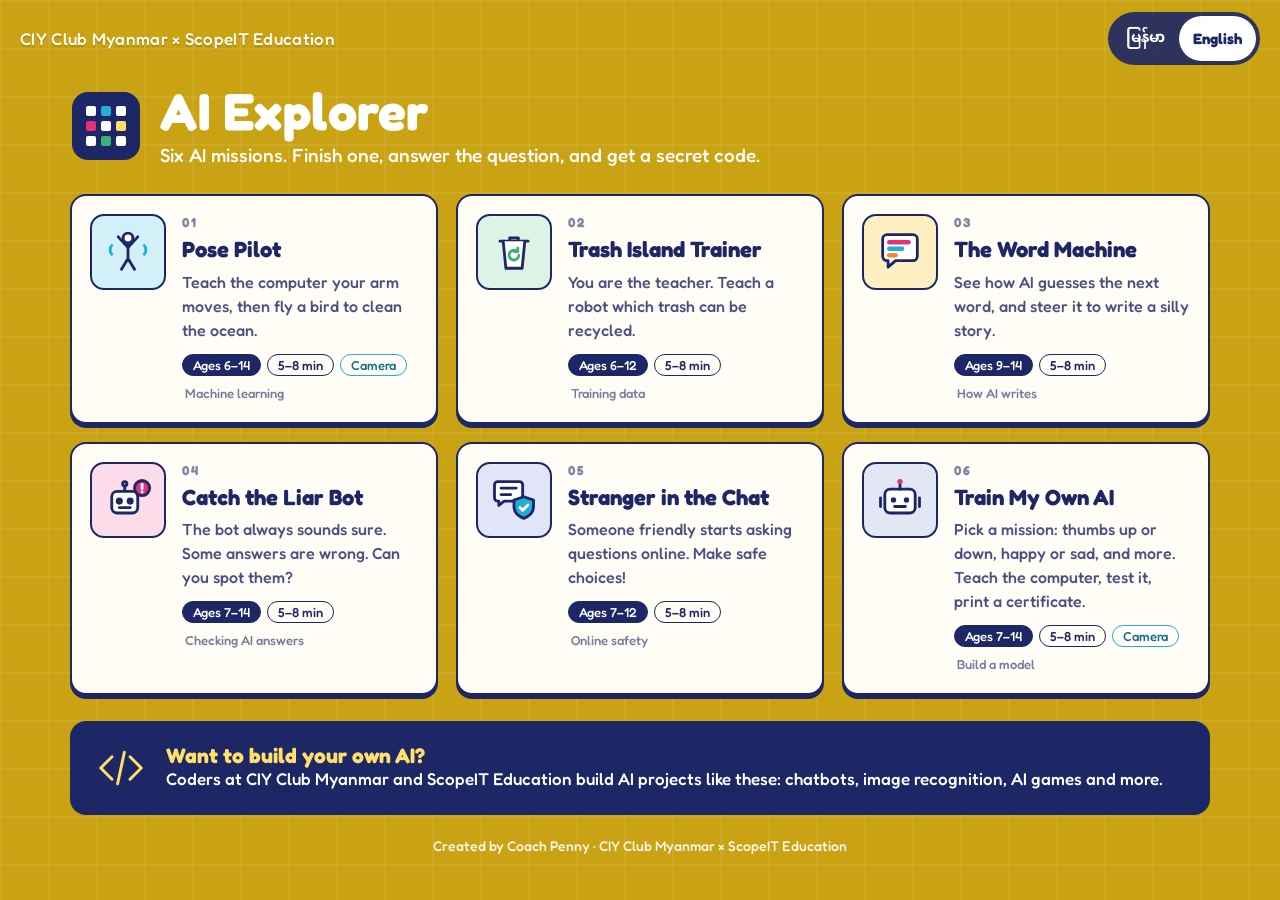
<file: index.html>
<!doctype html>
<html lang="en">
<head>
<meta charset="utf-8">
<meta name="viewport" content="width=device-width,initial-scale=1">
<title>AI Explorer</title>
<link rel="stylesheet" href="assets/common.css">
<style>
  .hero{display:flex;align-items:center;gap:18px;color:#fff;margin:8px 0 28px}
  .hero .mark{flex:none}
  .hero h2{margin:0;font-size:52px;line-height:1;letter-spacing:.5px}
  .hero .sub{font-size:19px;opacity:.95;margin-top:6px}
  .grid{display:grid;grid-template-columns:repeat(auto-fill,minmax(340px,1fr));gap:18px}
  .game{display:grid;grid-template-columns:76px 1fr;gap:16px;text-decoration:none;color:var(--ink);background:var(--paper);
    border:2px solid var(--ink);border-radius:16px;box-shadow:0 4px 0 var(--ink);padding:18px;transition:transform .12s,box-shadow .12s}
  .game:hover{transform:translateY(-2px);box-shadow:0 6px 0 var(--ink)}
  .tile{width:76px;height:76px;border-radius:14px;display:flex;align-items:center;justify-content:center;border:2px solid var(--ink)}
  .tile svg{width:52px;height:52px}
  .body{display:flex;flex-direction:column;gap:6px;min-width:0}
  .no{font-size:13px;letter-spacing:1.5px;opacity:.55;font-weight:700}
  .game h3{margin:0;font-size:22px;line-height:1.25}
  .game p{margin:0;font-size:16px;opacity:.8;line-height:1.5}
  .meta{display:flex;flex-wrap:wrap;gap:6px;margin-top:6px;font-size:13px}
  .meta span{border:1.5px solid var(--ink);border-radius:999px;padding:2px 10px;white-space:nowrap}
  .meta .age{background:var(--ink);color:#fff}
  .meta .camtag{border-color:var(--cyan);color:#13708C}
  .meta .topic{border-color:transparent;padding-left:2px;opacity:.6}
  .promo{display:grid;grid-template-columns:auto 1fr;gap:18px;align-items:center;background:var(--ink);color:#fff;border-radius:16px;padding:20px 24px;margin-top:26px;font-size:17px}
  .promo b{font-size:21px;color:#FFE16A}
  .promo .contact{margin-top:4px;font-size:15px;opacity:.85}
  .foot{color:#fff;text-align:center;margin-top:22px;font-size:14px;opacity:.9}
  @media (max-width:560px){.hero h2{font-size:38px}.game{grid-template-columns:60px 1fr}.tile{width:60px;height:60px}.tile svg{width:42px;height:42px}}
</style>
</head>
<body>
<header class="topbar">
  <h1 style="font-size:17px;font-weight:500;opacity:.95">CIY Club Myanmar × ScopeIT Education</h1>
  <div class="lang"><button data-l="my">မြန်မာ</button><button data-l="en">English</button></div>
</header>

<div class="wrap">
  <div class="hero">
    <svg class="mark" width="72" height="72" viewBox="0 0 72 72" aria-hidden="true">
      <rect x="2" y="2" width="68" height="68" rx="16" fill="#1D2766"/>
      <g fill="#fff">
        <rect x="16" y="16" width="10" height="10" rx="2"/><rect x="31" y="16" width="10" height="10" rx="2" fill="#22AED6"/><rect x="46" y="16" width="10" height="10" rx="2"/>
        <rect x="16" y="31" width="10" height="10" rx="2" fill="#E5307A"/><rect x="31" y="31" width="10" height="10" rx="2"/><rect x="46" y="31" width="10" height="10" rx="2" fill="#FFE16A"/>
        <rect x="16" y="46" width="10" height="10" rx="2"/><rect x="31" y="46" width="10" height="10" rx="2" fill="#3BB273"/><rect x="46" y="46" width="10" height="10" rx="2"/>
      </g>
    </svg>
    <div>
      <h2>AI Explorer</h2>
      <div class="sub" data-t="sub"></div>
    </div>
  </div>

  <div class="grid">
    <a class="game" href="pose-pilot.html">
      <div class="tile" style="background:#D3F0F9"><svg viewBox="0 0 48 48" fill="none" stroke="#1D2766" stroke-width="2.6" stroke-linecap="round" stroke-linejoin="round">
        <circle cx="24" cy="11" r="4.5" fill="#fff"/><path d="M24 16v14M24 20 15 10M24 20l9-10M24 30l-6 10M24 30l6 10"/>
        <path d="M9 18c-2 2-2 6 0 8M39 18c2 2 2 6 0 8" stroke="#22AED6"/></svg></div>
      <div class="body"><span class="no">01</span><h3 data-t="g1"></h3><p data-t="g1d"></p>
        <div class="meta"><span class="age" data-t="a1"></span><span data-t="time"></span><span class="camtag" data-t="cam"></span><span class="topic" data-t="t1"></span></div></div>
    </a>
    <a class="game" href="trash-trainer.html">
      <div class="tile" style="background:#DDF3E6"><svg viewBox="0 0 48 48" fill="none" stroke="#1D2766" stroke-width="2.6" stroke-linecap="round" stroke-linejoin="round">
        <path d="M11 14h26M20 14v-3h8v3"/><path d="M14 14l2.5 25h15L34 14" fill="#fff"/>
        <path d="M28.5 27a4.5 4.5 0 1 1-1.6-3.6" stroke="#3BB273"/><path d="M27.5 20.5v3.2h-3.2" stroke="#3BB273"/></svg></div>
      <div class="body"><span class="no">02</span><h3 data-t="g2"></h3><p data-t="g2d"></p>
        <div class="meta"><span class="age" data-t="a2"></span><span data-t="time"></span><span class="topic" data-t="t2"></span></div></div>
    </a>
    <a class="game" href="word-machine.html">
      <div class="tile" style="background:#FFF0C2"><svg viewBox="0 0 48 48" fill="none" stroke="#1D2766" stroke-width="2.6" stroke-linecap="round" stroke-linejoin="round">
        <path d="M8 12a4 4 0 0 1 4-4h24a4 4 0 0 1 4 4v16a4 4 0 0 1-4 4H20l-7 6v-6h-1a4 4 0 0 1-4-4z" fill="#fff"/>
        <path d="M14 15h18" stroke="#E5307A" stroke-width="4"/><path d="M14 21h12" stroke="#22AED6" stroke-width="4"/><path d="M14 27h6" stroke="#F28C28" stroke-width="4"/></svg></div>
      <div class="body"><span class="no">03</span><h3 data-t="g3"></h3><p data-t="g3d"></p>
        <div class="meta"><span class="age" data-t="a3"></span><span data-t="time"></span><span class="topic" data-t="t3"></span></div></div>
    </a>
    <a class="game" href="liar-bot.html">
      <div class="tile" style="background:#FBDCE8"><svg viewBox="0 0 48 48" fill="none" stroke="#1D2766" stroke-width="2.6" stroke-linecap="round" stroke-linejoin="round">
        <path d="M21 16v-5"/><circle cx="21" cy="9" r="2"/><rect x="9" y="16" width="24" height="20" rx="5" fill="#fff"/>
        <circle cx="16" cy="25" r="2" fill="#1D2766"/><circle cx="26" cy="25" r="2" fill="#1D2766"/><path d="M16 31h10"/>
        <circle cx="37" cy="13" r="7" fill="#E5307A" stroke="#1D2766"/><path d="M37 9.5v4" stroke="#fff"/><path d="M37 16.6v.1" stroke="#fff"/></svg></div>
      <div class="body"><span class="no">04</span><h3 data-t="g4"></h3><p data-t="g4d"></p>
        <div class="meta"><span class="age" data-t="a4"></span><span data-t="time"></span><span class="topic" data-t="t4"></span></div></div>
    </a>
    <a class="game" href="stranger-chat.html">
      <div class="tile" style="background:#E2E5F7"><svg viewBox="0 0 48 48" fill="none" stroke="#1D2766" stroke-width="2.6" stroke-linecap="round" stroke-linejoin="round">
        <path d="M6 10a3 3 0 0 1 3-3h20a3 3 0 0 1 3 3v12a3 3 0 0 1-3 3H15l-5 4v-4H9a3 3 0 0 1-3-3z" fill="#fff"/>
        <path d="M12 13h14M12 19h9"/>
        <path d="M33 21l9 3v6c0 6-4 9-9 11-5-2-9-5-9-11v-6z" fill="#22AED6"/><path d="M29.5 31l2.5 2.5 5-5" stroke="#fff"/></svg></div>
      <div class="body"><span class="no">05</span><h3 data-t="g5"></h3><p data-t="g5d"></p>
        <div class="meta"><span class="age" data-t="a5"></span><span data-t="time"></span><span class="topic" data-t="t5"></span></div></div>
    </a>
    <a class="game" href="train-my-ai.html">
      <div class="tile" style="background:#E3E6F5"><svg viewBox="0 0 48 48" fill="none" stroke="#1D2766" stroke-width="2.6" stroke-linecap="round" stroke-linejoin="round">
        <rect x="10" y="14" width="28" height="22" rx="5" fill="#fff"/><path d="M24 14V8"/><circle cx="24" cy="7" r="2.5" fill="#E5307A" stroke="none"/>
        <circle cx="18" cy="24" r="2.5" fill="#1D2766" stroke="none"/><circle cx="30" cy="24" r="2.5" fill="#1D2766" stroke="none"/><path d="M19 30h10M6 22v8M42 22v8"/></svg></div>
      <div class="body"><span class="no">06</span><h3 data-t="g7"></h3><p data-t="g7d"></p>
        <div class="meta"><span class="age" data-t="a7"></span><span data-t="time"></span><span class="camtag" data-t="cam"></span><span class="topic" data-t="t7"></span></div></div>
    </a>
  </div>

  <div class="promo">
    <svg width="54" height="54" viewBox="0 0 48 48" fill="none" stroke="#FFE16A" stroke-width="2.6" stroke-linecap="round" stroke-linejoin="round" aria-hidden="true">
      <path d="M16 14 6 24l10 10M32 14l10 10-10 10M27 10l-6 28"/></svg>
    <div><b data-t="promoTitle"></b><br><span data-t="promoText"></span><div class="contact" id="contact"></div></div>
  </div>
  <div class="foot"><span data-t="credit"></span> · CIY Club Myanmar × ScopeIT Education</div>
</div>

<script src="assets/common.js"></script>
<script>
const T = {
  t1: { en: "Machine learning", my: "Machine learning" },
  t2: { en: "Training data", my: "သင်ကြားရေး ဒေတာ" },
  t3: { en: "How AI writes", my: "AI စာရေးပုံ" },
  t4: { en: "Checking AI answers", my: "AI အဖြေ စစ်ဆေးခြင်း" },
  t5: { en: "Online safety", my: "အွန်လိုင်း ဘေးကင်းရေး" },
  t6: { en: "AI pictures", my: "AI ပုံများ" },
  t7: { en: "Build a model", my: "Model တည်ဆောက်ခြင်း" },
  a7: { en: "Ages 7–14", my: "အသက် ၇–၁၄" },
  g7: { en: "Train My Own AI", my: "Train My Own AI" },
  g7d:{ en: "Pick a mission: thumbs up or down, happy or sad, and more. Teach the computer, test it, print a certificate.",
        my: "Pick a mission: thumbs up or down, happy or sad, and more. Teach the computer, test it, print a certificate." },
  a1: { en: "Ages 6–14", my: "အသက် ၆–၁၄" },
  a2: { en: "Ages 6–12", my: "အသက် ၆–၁၂" },
  a3: { en: "Ages 9–14", my: "အသက် ၉–၁၄" },
  a4: { en: "Ages 7–14", my: "အသက် ၇–၁၄" },
  a5: { en: "Ages 7–12", my: "အသက် ၇–၁၂" },
  a6: { en: "Ages 8–14", my: "အသက် ၈–၁၄" },
  time: { en: "5–8 min", my: "၅–၈ မိနစ်" },
  time1: { en: "1 min", my: "၁ မိနစ်" },
  cam: { en: "Camera", my: "ကင်မရာ" },
  promoTitle: { en: "Want to build your own AI?", my: "ကိုယ်ပိုင် AI တည်ဆောက်ချင်လား?" },
  promoText: { en: "Coders at CIY Club Myanmar and ScopeIT Education build AI projects like these: chatbots, image recognition, AI games and more.",
               my: "CIY Club Myanmar နဲ့ ScopeIT Education က coder တွေက ဒီလို AI project တွေ ကိုယ်တိုင်တည်ဆောက်ကြတယ် — chatbot၊ ပုံမှတ်မိတဲ့ AI၊ AI ဂိမ်း စသဖြင့်။" },
  credit: { en: "Created by Coach Penny", my: "ဖန်တီးသူ - Coach Penny" },
  sub: { en: "Six AI missions. Finish one, answer the question, and get a secret code.",
         my: "AI မစ်ရှင် ၆ ခု။ တစ်ခုပြီးတိုင်း မေးခွန်းဖြေပြီး လျှို့ဝှက်ကုဒ် ရမယ်။" },
  g1: { en: "Pose Pilot", my: "ကိုယ်ဟန်နဲ့ ငှက်မောင်း" },
  g1d:{ en: "Teach the computer your arm moves, then fly a bird to clean the ocean.",
        my: "ကွန်ပျူတာကို သင့်လက်လှုပ်ရှားမှု သင်ပေးပြီး ငှက်ကို မောင်းကာ ပင်လယ်ကို သန့်ရှင်းပါ။" },
  g2: { en: "Trash Island Trainer", my: "အမှိုက်ကျွန်း စက်ရုပ်သင်တန်း" },
  g2d:{ en: "You are the teacher. Teach a robot which trash can be recycled.",
        my: "သင်က ဆရာပါ။ ဘယ်အမှိုက်က ပြန်သုံးလို့ရလဲ ဆိုတာ စက်ရုပ်ကို သင်ပေးပါ။" },
  g3: { en: "The Word Machine", my: "စကားလုံး စက်" },
  g3d:{ en: "See how AI guesses the next word, and steer it to write a silly story.",
        my: "AI က နောက်စကားလုံးကို ဘယ်လိုခန့်မှန်းလဲ ကြည့်ပြီး ပုံပြင်ရယ်ရယ်လေး ရေးခိုင်းပါ။" },
  g4: { en: "Catch the Liar Bot", my: "လိမ်တတ်တဲ့ Bot ကို ဖမ်းပါ" },
  g4d:{ en: "The bot always sounds sure. Some answers are wrong. Can you spot them?",
        my: "Bot က အမြဲ သေချာသလို ပြောတယ်။ တချို့အဖြေတွေ မှားတယ်။ ရှာနိုင်မလား?" },
  g5: { en: "Stranger in the Chat", my: "Chat ထဲက သူစိမ်း" },
  g5d:{ en: "Someone friendly starts asking questions online. Make safe choices!",
        my: "အွန်လိုင်းမှာ ဖော်ရွေတဲ့သူတစ်ယောက် မေးခွန်းတွေ စမေးလာတယ်။ ဘေးကင်းတဲ့ ရွေးချယ်မှု လုပ်ပါ!" },
  g6: { en: "Real or AI?", my: "အစစ်လား AI လား?" },
  g6d:{ en: "Is the picture real or made by AI? Beat today’s high score!",
        my: "ဒီပုံက အစစ်လား AI ဆွဲတာလား? ဒီနေ့ အမှတ်အများဆုံးကို ကျော်ပါ!" }
};
document.getElementById("contact").textContent = BRAND.contact;
document.querySelectorAll(".lang button").forEach(b => b.onclick = () => setLang(b.dataset.l, T));
applyLang(T);
</script>
</body>
</html>
</file>
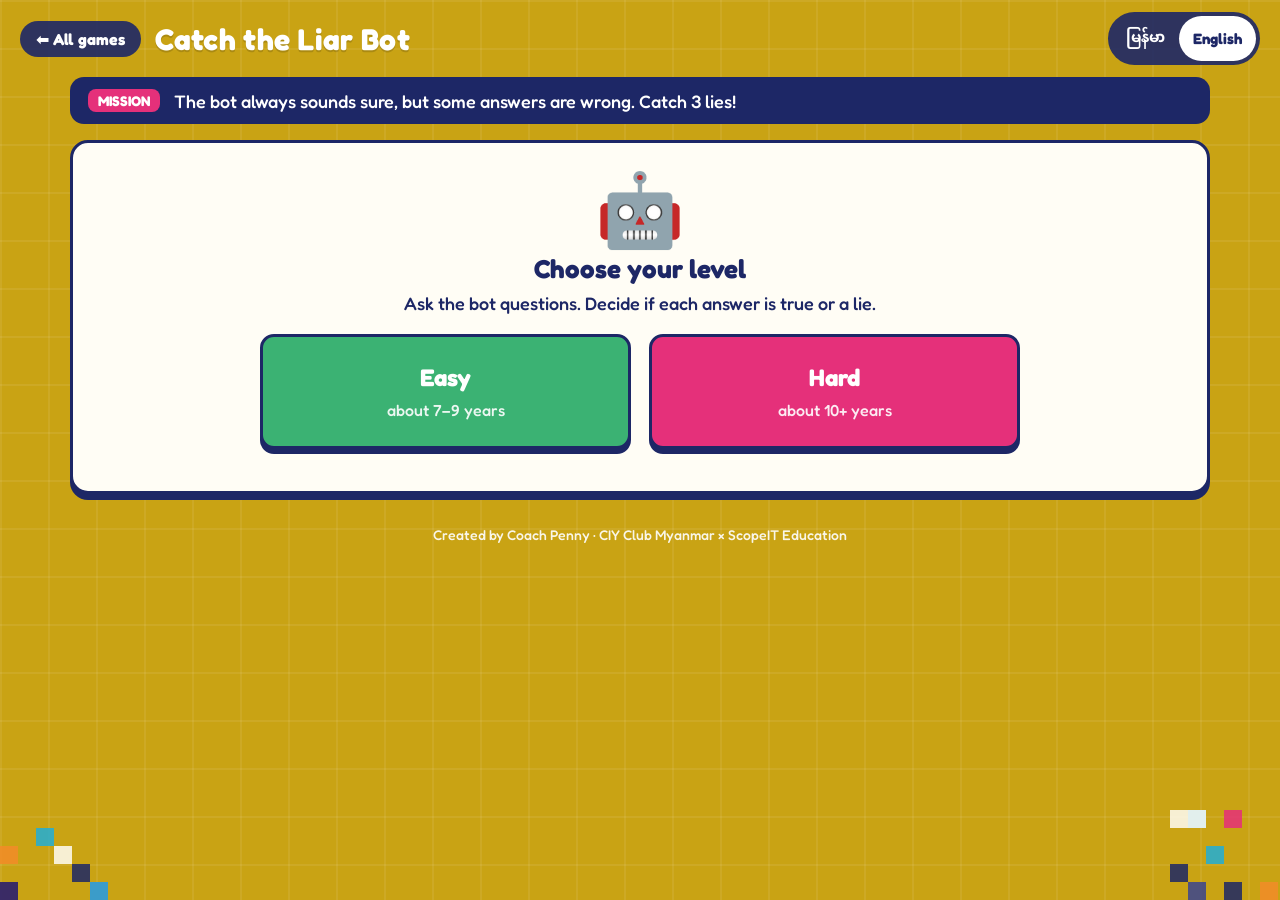
<file: liar-bot.html>
<!doctype html>
<html lang="my">
<head>
<meta charset="utf-8">
<meta name="viewport" content="width=device-width,initial-scale=1">
<title>Catch the Liar Bot</title>
<link rel="stylesheet" href="assets/common.css">
<style>
  .levels{display:grid;grid-template-columns:1fr 1fr;gap:18px;max-width:760px;margin:20px auto}
  .lvl{font-size:24px;padding:26px 14px;flex-direction:column}
  .lvl span{font-size:16px;font-weight:500;opacity:.9}
  .game{display:grid;grid-template-columns:320px 1fr;gap:18px}
  @media (max-width:900px){.game{grid-template-columns:1fr}}
  .qs{display:flex;flex-direction:column;gap:8px;max-height:70vh;overflow:auto;padding-right:4px}
  .q{text-align:left;border:2px solid var(--ink);background:#fff;border-radius:12px;padding:10px 12px;font-size:16px;font-weight:500;cursor:pointer;font-family:inherit;color:var(--ink)}
  .q:hover{background:var(--cream)}
  .q:disabled{opacity:.4;cursor:default;text-decoration:line-through}
  .chat{display:flex;flex-direction:column;min-height:460px}
  .bothead{display:flex;align-items:center;gap:12px;border-bottom:2px dashed #D7CFAF;padding-bottom:10px;margin-bottom:10px}
  .bothead .av{font-size:46px}
  .bothead b{font-size:22px}
  .counter{margin-left:auto;display:flex;gap:6px;font-size:30px}
  .msgs{flex:1;display:flex;flex-direction:column;gap:10px;overflow:auto;max-height:52vh;padding:4px}
  .m{max-width:78%;padding:10px 14px;border-radius:16px;font-size:19px;animation:pop .2s}
  .m.me{align-self:flex-end;background:var(--cyan);color:#fff;border-bottom-right-radius:4px}
  .m.bot{align-self:flex-start;background:var(--cream);border:2px solid var(--ink);border-bottom-left-radius:4px}
  .m.note{align-self:center;max-width:92%;font-size:16px;border-radius:12px;background:#fff;border:2px solid var(--ink)}
  .m.note.good{background:#E6F8EE;border-color:var(--green)} .m.note.oops{background:#FDEDED;border-color:var(--red)}
  .judge{display:flex;gap:14px;justify-content:center;margin-top:12px}
  .dots::after{content:"●●●";letter-spacing:3px;animation:blink 1s infinite}
  @keyframes blink{50%{opacity:.3}}
  .hint{text-align:center;font-size:17px;margin-top:8px}
</style>
</head>
<body>
<div class="wrap">
  <div class="mission"><span class="tag" data-t="mission"></span><span data-t="missionText"></span></div>

  <div class="panel center" id="pick">
    <div style="font-size:72px">🤖</div>
    <h2 data-t="pickTitle"></h2>
    <p data-t="pickSub"></p>
    <div class="levels">
      <button class="btn green lvl" data-lv="easy"><b data-t="easy"></b><span data-t="easyAge"></span></button>
      <button class="btn pink lvl" data-lv="hard"><b data-t="hard"></b><span data-t="hardAge"></span></button>
    </div>
  </div>

  <div class="game hidden" id="game">
    <div class="panel">
      <span class="step-label" data-t="askLabel"></span>
      <div class="qs" id="qs"></div>
    </div>
    <div class="panel chat">
      <div class="bothead"><span class="av">🤖</span><div><b>Mr. Know-It-All</b><br><span class="muted" style="font-size:15px" data-t="botTag"></span></div>
        <div class="counter" id="counter"></div></div>
      <div class="msgs" id="msgs"></div>
      <div class="judge hidden" id="judge">
        <button class="btn green big" id="saysTrue" data-t="trueBtn"></button>
        <button class="btn pink big" id="saysLie" data-t="lieBtn"></button>
      </div>
      <div class="hint" id="hint" data-t="startHint"></div>
    </div>
  </div>
</div>

<script src="assets/common.js"></script>
<script>
const T = {
  title: { en: "Catch the Liar Bot", my: "လိမ်တတ်တဲ့ Bot ကို ဖမ်းပါ" },
  missionText: { en: "The bot always sounds sure, but some answers are wrong. Catch 3 lies!",
                 my: "Bot က အမြဲ သေချာသလို ပြောတယ်၊ ဒါပေမဲ့ တချို့အဖြေတွေ မှားတယ်။ အလိမ် ၃ ခု ဖမ်းပါ!" },
  pickTitle: { en: "Choose your level", my: "အဆင့် ရွေးပါ" },
  pickSub: { en: "Ask the bot questions. Decide if each answer is true or a lie.",
             my: "Bot ကို မေးခွန်းမေးပါ။ အဖြေတိုင်း မှန်လား လိမ်လား ဆုံးဖြတ်ပါ။" },
  easy: { en: "Easy", my: "လွယ်" }, easyAge: { en: "about 7–9 years", my: "အသက် ၇–၉ နှစ်ခန့်" },
  hard: { en: "Hard", my: "ခက်" }, hardAge: { en: "about 10+ years", my: "အသက် ၁၀ နှစ်နဲ့အထက်" },
  askLabel: { en: "ASK A QUESTION", my: "မေးခွန်း မေးပါ" },
  botTag: { en: "“I am never wrong!”", my: "“ကျွန်တော် ဘယ်တော့မှ မမှားဘူး!”" },
  trueBtn: { en: "✅ True", my: "✅ မှန်တယ်" },
  lieBtn: { en: "🚨 LIE!", my: "🚨 လိမ်တာ!" },
  startHint: { en: "👈 Pick a question to ask the bot.", my: "👈 Bot ကို မေးဖို့ မေးခွန်းတစ်ခု ရွေးပါ။" }
};

/* [question, bot answer, isLie, explanation] */
const SETS = {
  easy: [
    [{en:"How many legs does a spider have?",my:"ပင့်ကူမှာ ခြေထောက် ဘယ်နှချောင်း ရှိလဲ?"},
     {en:"Spiders have 6 legs. I am 100% sure!",my:"ပင့်ကူမှာ ခြေထောက် ၆ ချောင်း ရှိတယ်။ ၁၀၀% သေချာတယ်!"},true,
     {en:"Spiders have 8 legs. Insects have 6.",my:"ပင့်ကူမှာ ခြေထောက် ၈ ချောင်း ရှိတယ်။ ပိုးမွှားတွေမှာ ၆ ချောင်း ရှိတယ်။"}],
    [{en:"What colour is the sky on a sunny day?",my:"နေသာတဲ့နေ့မှာ ကောင်းကင်က ဘာအရောင်လဲ?"},
     {en:"The sky is blue on a sunny day.",my:"နေသာတဲ့နေ့မှာ ကောင်းကင်က အပြာရောင်ပါ။"},false,
     {en:"Correct, it is blue.",my:"မှန်ပါတယ်၊ အပြာရောင်ပါ။"}],
    [{en:"What do bees make?",my:"ပျားတွေက ဘာလုပ်လဲ?"},
     {en:"Bees make honey.",my:"ပျားတွေက ပျားရည် လုပ်တယ်။"},false,
     {en:"True! Bees make honey from flower nectar.",my:"မှန်တယ်! ပျားတွေက ပန်းဝတ်ရည်ကနေ ပျားရည်လုပ်တယ်။"}],
    [{en:"Can fish breathe on land?",my:"ငါးတွေ ကုန်းပေါ်မှာ အသက်ရှူနိုင်လား?"},
     {en:"Yes! Fish can walk and breathe on land all day.",my:"ရတယ်! ငါးတွေ ကုန်းပေါ်မှာ တစ်နေကုန် လမ်းလျှောက်ပြီး အသက်ရှူနိုင်တယ်။"},true,
     {en:"Most fish breathe with gills and need water.",my:"ငါးအများစုက ပါးဟက်နဲ့ အသက်ရှူပြီး ရေလိုတယ်။"}],
    [{en:"Is the Sun a star?",my:"နေက ကြယ်တစ်လုံးလား?"},
     {en:"Yes, the Sun is a star. It is the closest star to Earth.",my:"ဟုတ်တယ်၊ နေက ကြယ်ပါ။ ကမ္ဘာနဲ့ အနီးဆုံး ကြယ်ပါ။"},false,
     {en:"True!",my:"မှန်တယ်!"}],
    [{en:"What is ice made of?",my:"ရေခဲက ဘာနဲ့ လုပ်ထားတာလဲ?"},
     {en:"Ice is frozen milk.",my:"ရေခဲက အေးခဲနေတဲ့ နွားနို့ပါ။"},true,
     {en:"Ice is frozen water.",my:"ရေခဲက အေးခဲနေတဲ့ ရေပါ။"}],
    [{en:"How many days are in a week?",my:"တစ်ပတ်မှာ ဘယ်နှရက် ရှိလဲ?"},
     {en:"There are 7 days in a week.",my:"တစ်ပတ်မှာ ၇ ရက် ရှိတယ်။"},false,
     {en:"True!",my:"မှန်တယ်!"}],
    [{en:"Where do penguins live?",my:"ပင်ဂွင်းတွေ ဘယ်မှာ နေလဲ?"},
     {en:"Penguins live at the North Pole with polar bears.",my:"ပင်ဂွင်းတွေက မြောက်ဝင်ရိုးစွန်းမှာ ဝက်ဝံဖြူတွေနဲ့ အတူနေတယ်။"},true,
     {en:"Penguins live in the south, like Antarctica. Polar bears live in the north. They never meet!",
      my:"ပင်ဂွင်းတွေက တောင်ဘက်၊ အန္တာတိကလို နေရာမှာ နေတယ်။ ဝက်ဝံဖြူတွေက မြောက်ဘက်မှာ နေတယ်။ ဘယ်တော့မှ မတွေ့ဘူး!"}],
    [{en:"What is the capital of Myanmar?",my:"မြန်မာနိုင်ငံရဲ့ မြို့တော်က ဘာလဲ?"},
     {en:"The capital of Myanmar is Nay Pyi Taw.",my:"မြန်မာနိုင်ငံရဲ့ မြို့တော်က နေပြည်တော်ပါ။"},false,
     {en:"True!",my:"မှန်တယ်!"}],
    [{en:"Is an AI chatbot ever wrong?",my:"AI chatbot တွေ မှားတတ်လား?"},
     {en:"No. AI is never, ever wrong. Always believe me!",my:"မမှားဘူး။ AI က ဘယ်တော့မှ မမှားဘူး။ ကျွန်တော့်ကို အမြဲယုံပါ!"},true,
     {en:"AI can be wrong, even when it sounds very sure. Always check!",my:"AI က အရမ်းသေချာသလို ပြောရင်တောင် မှားနိုင်တယ်။ အမြဲ ပြန်စစ်ပါ!"}]
  ],
  hard: [
    [{en:"How many planets are in our solar system?",my:"ကျွန်ုပ်တို့ နေအဖွဲ့အစည်းမှာ ဂြိုဟ် ဘယ်နှလုံး ရှိလဲ?"},
     {en:"There are 8 planets.",my:"ဂြိုဟ် ၈ လုံး ရှိတယ်။"},false,{en:"True!",my:"မှန်တယ်!"}],
    [{en:"Which is the biggest ocean?",my:"ဘယ်သမုဒ္ဒရာက အကြီးဆုံးလဲ?"},
     {en:"The Atlantic Ocean is the biggest ocean on Earth.",my:"အတ္တလန္တိတ် သမုဒ္ဒရာက ကမ္ဘာပေါ်မှာ အကြီးဆုံးပါ။"},true,
     {en:"The Pacific Ocean is the biggest.",my:"ပစိဖိတ် သမုဒ္ဒရာက အကြီးဆုံးပါ။"}],
    [{en:"How long does sunlight take to reach Earth?",my:"နေရောင်ခြည် ကမ္ဘာကို ရောက်ဖို့ ဘယ်လောက်ကြာလဲ?"},
     {en:"About 8 minutes.",my:"၈ မိနစ်ခန့် ကြာတယ်။"},false,{en:"True!",my:"မှန်တယ်!"}],
    [{en:"Are bats blind?",my:"လင်းနို့တွေ မျက်စိကန်းလား?"},
     {en:"Yes, bats are completely blind. They cannot see anything.",my:"ဟုတ်တယ်၊ လင်းနို့တွေ လုံးဝ မမြင်ရဘူး။"},true,
     {en:"Bats can see. Many also use echoes to find their way in the dark.",my:"လင်းနို့တွေ မြင်နိုင်တယ်။ အများစုက မှောင်ထဲမှာ ပဲ့တင်သံကိုလည်း သုံးတယ်။"}],
    [{en:"Is a spider an insect?",my:"ပင့်ကူက ပိုးမွှားလား?"},
     {en:"Yes, spiders are insects.",my:"ဟုတ်တယ်၊ ပင့်ကူတွေက ပိုးမွှားတွေပါ။"},true,
     {en:"Spiders are arachnids, not insects. Insects have 6 legs, spiders have 8.",my:"ပင့်ကူတွေက ပိုးမွှားမဟုတ်ဘူး။ ပိုးမွှားမှာ ခြေ ၆ ချောင်း၊ ပင့်ကူမှာ ၈ ချောင်း ရှိတယ်။"}],
    [{en:"What is the highest mountain above sea level?",my:"ပင်လယ်ရေမျက်နှာပြင်အထက် အမြင့်ဆုံးတောင်က ဘာလဲ?"},
     {en:"Mount Everest.",my:"ဧဝရက်တောင်ပါ။"},false,{en:"True!",my:"မှန်တယ်!"}],
    [{en:"At what temperature does water boil at sea level?",my:"ပင်လယ်ရေမျက်နှာပြင်မှာ ရေက ဘယ်အပူချိန်မှာ ဆူလဲ?"},
     {en:"100 °C.",my:"၁၀၀ °C မှာ ဆူတယ်။"},false,{en:"True!",my:"မှန်တယ်!"}],
    [{en:"Can you see the Great Wall of China from the Moon?",my:"လပေါ်ကနေ တရုတ်မဟာတံတိုင်းကို မြင်ရလား?"},
     {en:"Yes, easily, with just your eyes!",my:"မြင်ရတယ်၊ မျက်စိနဲ့တင် လွယ်လွယ်ကူကူ မြင်ရတယ်!"},true,
     {en:"It is far too thin to see from the Moon with just your eyes.",my:"အရမ်းပါးလွန်းလို့ လပေါ်ကနေ မျက်စိနဲ့ မမြင်ရဘူး။"}],
    [{en:"How many bones does an adult have?",my:"လူကြီးတစ်ယောက်မှာ အရိုး ဘယ်နှချောင်း ရှိလဲ?"},
     {en:"An adult has 206 bones.",my:"လူကြီးမှာ အရိုး ၂၀၆ ချောင်း ရှိတယ်။"},false,{en:"True!",my:"မှန်တယ်!"}],
    [{en:"What do people call it when AI makes up wrong facts?",my:"AI က အချက်အလက်မှားတွေ လုပ်ကြံပြောရင် ဘာလို့ခေါ်လဲ?"},
     {en:"People call it a “hallucination”.",my:"“hallucination” လို့ ခေါ်ကြတယ်။"},false,
     {en:"True! Like you saw today, AI can sound sure and still be wrong.",my:"မှန်တယ်! ဒီနေ့ မြင်ခဲ့သလိုပဲ AI က သေချာသလို ပြောပြီး မှားနိုင်တယ်။"}]
  ]
};

let set = null, current = null, caught = 0, busy = false;
const NEED = 3;

function drawCounter() {
  document.getElementById("counter").innerHTML =
    Array.from({ length: NEED }, (_, i) => i < caught ? "🚨" : "⚪").join("");
}
function addMsg(cls, html) {
  const box = document.getElementById("msgs");
  const m = document.createElement("div");
  m.className = "m " + cls;
  m.innerHTML = html;
  box.appendChild(m);
  box.scrollTop = box.scrollHeight;
  return m;
}
function drawQuestions() {
  const qs = document.getElementById("qs");
  qs.innerHTML = "";
  set.forEach((row, i) => {
    const b = document.createElement("button");
    b.className = "q"; b.textContent = L(row[0]);
    b.disabled = row.used;
    b.onclick = () => ask(i);
    qs.appendChild(b);
  });
}

async function ask(i) {
  if (busy || current !== null) return;
  busy = true;
  const row = set[i]; row.used = true; current = row;
  drawQuestions();
  document.getElementById("hint").classList.add("hidden");
  addMsg("me", L(row[0]));
  const typing = addMsg("bot", '<span class="dots"></span>');
  await sleep(900);
  typing.innerHTML = L(row[1]);
  document.getElementById("judge").classList.remove("hidden");
  busy = false;
}

function judge(saysLie) {
  if (!current) return;
  const row = current; current = null;
  document.getElementById("judge").classList.add("hidden");
  const right = saysLie === row[2];
  let head;
  if (row[2] && saysLie) { caught++; head = L({ en: "🚨 You caught a lie!", my: "🚨 အလိမ်တစ်ခု ဖမ်းမိပြီ!" }); }
  else if (row[2]) head = L({ en: "😮 That was a lie! The bot tricked you.", my: "😮 ဒါက အလိမ်ပါ! Bot က လှည့်စားသွားတယ်။" });
  else if (saysLie) head = L({ en: "🤔 Actually, that one was true.", my: "🤔 တကယ်တော့ ဒါက မှန်ပါတယ်။" });
  else head = L({ en: "👍 Yes, that was true.", my: "👍 ဟုတ်တယ်၊ ဒါက မှန်ပါတယ်။" });
  addMsg("note " + (right ? "good" : "oops"), `<b>${head}</b><br>${L(row[3])}`);
  drawCounter();
  if (caught >= NEED) {
    setTimeout(() => showWin("liar", {
      en: "AI chatbots can sound very sure and still be wrong. Smart users check answers in a book, with a teacher, or with a trusted website.",
      my: "AI chatbot တွေက အရမ်းသေချာသလို ပြောပြီး မှားနိုင်တယ်။ ပညာရှိတဲ့ အသုံးပြုသူတွေက စာအုပ်၊ ဆရာ ဒါမှမဟုတ် ယုံကြည်ရတဲ့ website မှာ ပြန်စစ်ကြတယ်။"
    }, "🕵️"), 900);
  } else if (set.every(r => r.used)) {
    addMsg("note oops", L({ en: "No more questions! Press “Next player” to try again.", my: "မေးခွန်း ကုန်ပြီ! ပြန်ကစားဖို့ ခလုတ်ကို နှိပ်ပါ။" }) +
      `<br><button class="btn small pink" onclick="location.reload()">↺</button>`);
  }
}

document.getElementById("saysTrue").onclick = () => judge(false);
document.getElementById("saysLie").onclick = () => judge(true);
document.querySelectorAll("[data-lv]").forEach(b => b.onclick = () => {
  set = shuffle(SETS[b.dataset.lv].map(r => r.slice()));
  document.getElementById("pick").classList.add("hidden");
  document.getElementById("game").classList.remove("hidden");
  drawQuestions(); drawCounter();
});

buildTopbar(T, "title", () => { if (set) drawQuestions(); });
</script>
</body>
</html>
</file>
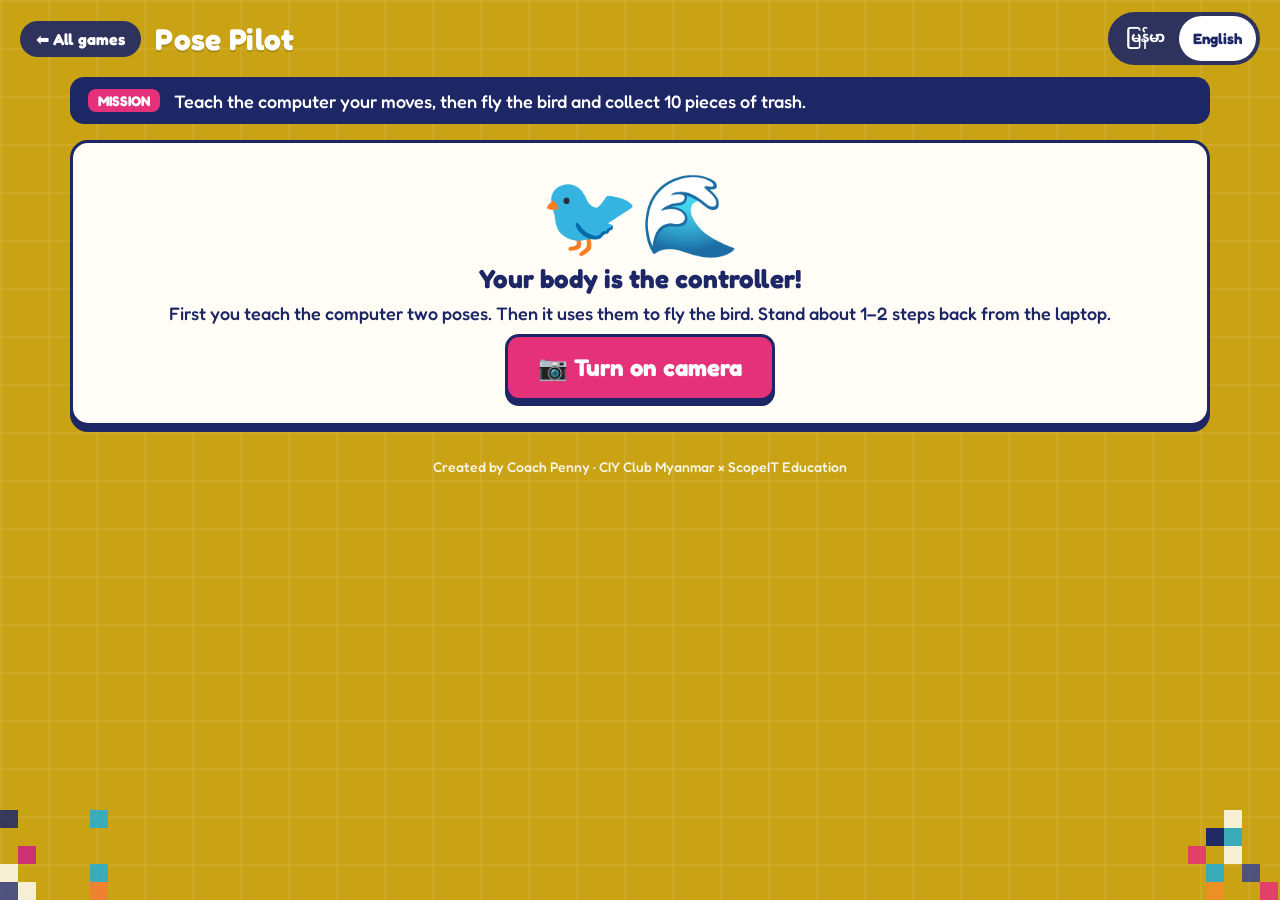
<file: pose-pilot.html>
<!doctype html>
<html lang="my">
<head>
<meta charset="utf-8">
<meta name="viewport" content="width=device-width,initial-scale=1">
<title>Pose Pilot</title>
<link rel="stylesheet" href="assets/common.css">
<style>
  .train{display:grid;grid-template-columns:1fr 1fr;gap:18px}
  @media (max-width:900px){.train{grid-template-columns:1fr}}
  .cam{position:relative;border:4px solid var(--ink);border-radius:18px;overflow:hidden;background:#000;aspect-ratio:4/3}
  .cam video{width:100%;height:100%;object-fit:cover;transform:scaleX(-1);display:block}
  .count{position:absolute;inset:0;display:none;align-items:center;justify-content:center;flex-direction:column;color:#fff;background:rgba(229,48,122,.45);
    font-size:110px;font-weight:700;text-shadow:0 4px 0 rgba(0,0,0,.3)}
  .count small{font-size:26px}
  .count.show{display:flex}
  .classes{display:flex;flex-direction:column;gap:14px}
  .cls{display:grid;grid-template-columns:90px 1fr;gap:14px;align-items:center;border:3px solid var(--ink);border-radius:16px;padding:14px;background:#fff}
  .cls .pose{font-size:66px;text-align:center;line-height:1}
  .cls h3{margin:0 0 4px;font-size:22px}
  .cls .n{font-size:15px;opacity:.75;margin:4px 0 8px}
  .meter{display:flex;align-items:center;gap:10px;margin-top:6px}
  .meter .bar{flex:1;height:26px;border:2px solid var(--ink);border-radius:999px;overflow:hidden;background:#EEE;display:flex}
  .meter .bar i{display:block;height:100%;transition:width .15s}
  .meter .up{background:var(--cyan)} .meter .down{background:var(--orange)}
  .gamebox{position:relative}
  canvas{display:block;height:min(62vh,520px);max-width:100%;margin:0 auto;border:4px solid var(--ink);border-radius:18px;background:#7FD3F2}
  .gamebox{width:fit-content;max-width:100%;margin:0 auto}
  .mini{position:absolute;right:14px;top:14px;width:170px;border:3px solid #fff;border-radius:12px;overflow:hidden;background:#000;box-shadow:0 4px 0 rgba(0,0,0,.2)}
  .mini video{width:100%;display:block;transform:scaleX(-1)}
  .mini .lab{position:absolute;left:0;right:0;bottom:0;text-align:center;font-weight:700;color:#fff;font-size:15px;padding:2px;background:rgba(29,39,102,.75)}
  .hud{display:flex;gap:12px;align-items:center;margin-top:12px;flex-wrap:wrap}
  .hud .got{font-size:26px;font-weight:700;background:#fff;border:3px solid var(--ink);border-radius:12px;padding:6px 16px}
  .err{background:#FDEDED;border:3px dashed var(--red);border-radius:14px;padding:14px;font-size:17px;margin-top:12px}
</style>
</head>
<body>
<div class="wrap">
  <div class="mission"><span class="tag" data-t="mission"></span><span data-t="missionText"></span></div>

  <!-- 0: camera on -->
  <div class="panel center" id="s0">
    <div style="font-size:80px">🐦🌊</div>
    <h2 data-t="introTitle"></h2>
    <p data-t="introText"></p>
    <button class="btn pink big" id="camOn" data-t="camBtn"></button>
    <div class="err hidden" id="camErr"></div>
  </div>

  <!-- 1: train -->
  <div class="train hidden" id="s1">
    <div class="panel">
      <span class="step-label" data-t="step1"></span>
      <div class="cam"><video id="video" autoplay playsinline muted></video>
        <div class="count" id="count"><span id="countNum">3</span><small id="countMsg"></small></div></div>
      <div class="meter"><b>🙌</b><div class="bar"><i class="up" id="mUp" style="width:50%"></i><i class="down" id="mDown" style="width:50%"></i></div><b>👇</b></div>
      <p class="center muted" style="font-size:15px;margin-top:6px" data-t="meterHint"></p>
    </div>
    <div class="panel classes">
      <div class="cls"><div class="pose">🙌</div><div>
        <h3 data-t="upTitle"></h3><div class="n" id="nUp"></div>
        <button class="btn cyan" data-rec="up" data-t="recBtn"></button></div></div>
      <div class="cls"><div class="pose">👇</div><div>
        <h3 data-t="downTitle"></h3><div class="n" id="nDown"></div>
        <button class="btn orange" data-rec="down" data-t="recBtn"></button></div></div>
      <p data-t="trainTip" style="font-size:16px"></p>
      <div class="row">
        <button class="btn pink big" id="play" data-t="playBtn" disabled></button>
        <button class="btn small" id="clear" data-t="clearBtn"></button>
      </div>
    </div>
  </div>

  <!-- 2: game -->
  <div class="hidden" id="s2">
    <div class="gamebox">
      <canvas id="cv" width="960" height="520"></canvas>
      <div class="mini"><video id="video2" autoplay playsinline muted></video><div class="lab" id="lab"></div></div>
    </div>
    <div class="hud">
      <div class="got" id="got"></div>
      <button class="btn cyan" id="retrain" data-t="retrainBtn"></button>
      <span class="muted" style="font-size:16px" data-t="gameTip"></span>
    </div>
  </div>
</div>

<script src="assets/common.js"></script>
<script>
const T = {
  title: { en: "Pose Pilot", my: "ကိုယ်ဟန်နဲ့ ငှက်မောင်း" },
  missionText: { en: "Teach the computer your moves, then fly the bird and collect 10 pieces of trash.",
                 my: "ကွန်ပျူတာကို သင့်လှုပ်ရှားမှု သင်ပေးပြီး ငှက်ကို မောင်းကာ အမှိုက် ၁၀ ခု ကောက်ပါ။" },
  introTitle: { en: "Your body is the controller!", my: "သင့်ခန္ဓာကိုယ်က ထိန်းချုပ်ခလုတ်ပါ!" },
  introText: { en: "First you teach the computer two poses. Then it uses them to fly the bird. Stand about 1–2 steps back from the laptop.",
               my: "အရင်ဆုံး ကွန်ပျူတာကို ကိုယ်ဟန် ၂ မျိုး သင်ပေးပါ။ ပြီးရင် အဲဒါနဲ့ ငှက်ကို မောင်းမယ်။ Laptop နဲ့ ခြေလှမ်း ၁–၂ လှမ်း ခွာပြီး ရပ်ပါ။" },
  camBtn: { en: "📷 Turn on camera", my: "📷 ကင်မရာ ဖွင့်မယ်" },
  step1: { en: "STEP 1 · TEACH THE COMPUTER", my: "အဆင့် ၁ · ကွန်ပျူတာကို သင်ပေးပါ" },
  upTitle: { en: "Arms UP = fly up", my: "လက်မြှောက် = အပေါ်ပျံ" },
  downTitle: { en: "Arms DOWN = dive", my: "လက်ချ = အောက်ဆင်း" },
  recBtn: { en: "● Record this pose", my: "● ဒီကိုယ်ဟန် မှတ်မယ်" },
  trainTip: { en: "Press record, get into the pose, and hold still. Record each pose 2 times. Move a little each time so the computer learns better.",
              my: "မှတ်ခလုတ်နှိပ်၊ ကိုယ်ဟန်လုပ်ပြီး ငြိမ်ငြိမ်နေပါ။ ကိုယ်ဟန်တစ်ခုစီကို ၂ ခါ မှတ်ပါ။ တစ်ခါစီ နည်းနည်းရွှေ့ရင် ကွန်ပျူတာ ပိုသင်ယူနိုင်တယ်။" },
  meterHint: { en: "After you record, try your poses. The bar shows what the computer thinks.",
               my: "မှတ်ပြီးရင် ကိုယ်ဟန်တွေ စမ်းကြည့်ပါ။ ကွန်ပျူတာ ဘာထင်လဲ ဘားက ပြတယ်။" },
  playBtn: { en: "▶ Fly!", my: "▶ ပျံမယ်!" },
  clearBtn: { en: "↺ Start teaching again", my: "↺ အစက ပြန်သင်မယ်" },
  retrainBtn: { en: "🧠 Teach it more", my: "🧠 ထပ်သင်ပေးမယ်" },
  gameTip: { en: "If the bird goes the wrong way, the computer needs better teaching!",
             my: "ငှက်က လမ်းမှားသွားရင် ကွန်ပျူတာကို ပိုကောင်းကောင်း သင်ပေးဖို့ လိုတယ်!" }
};

/* ---------------- tiny "AI": k-nearest neighbours on low-res camera frames ---------------- */
const W = 24, H = 18, K = 7;
const grab = document.createElement("canvas"); grab.width = W; grab.height = H;
const gctx = grab.getContext("2d", { willReadFrequently: true });
const samples = { up: [], down: [] };
const video = document.getElementById("video"), video2 = document.getElementById("video2");
let stream = null, recording = false;

function features(v) {
  gctx.drawImage(v, 0, 0, W, H);
  const d = gctx.getImageData(0, 0, W, H).data;
  const f = new Float32Array(W * H);
  let mean = 0;
  for (let i = 0; i < W * H; i++) { f[i] = 0.3 * d[i * 4] + 0.59 * d[i * 4 + 1] + 0.11 * d[i * 4 + 2]; mean += f[i]; }
  mean /= W * H;
  let norm = 0;
  for (let i = 0; i < f.length; i++) { f[i] -= mean; norm += f[i] * f[i]; }
  norm = Math.sqrt(norm) || 1;
  for (let i = 0; i < f.length; i++) f[i] /= norm;
  return f;
}
function dist(a, b) { let s = 0; for (let i = 0; i < a.length; i++) { const x = a[i] - b[i]; s += x * x; } return s; }
function predict(v) {
  if (!samples.up.length || !samples.down.length || !v.videoWidth) return null;
  const f = features(v);
  const all = [];
  samples.up.forEach(s => all.push([dist(f, s), 1]));
  samples.down.forEach(s => all.push([dist(f, s), 0]));
  all.sort((a, b) => a[0] - b[0]);
  const k = Math.min(K, all.length);
  let up = 0; for (let i = 0; i < k; i++) up += all[i][1];
  return up / k; // 1 = surely UP, 0 = surely DOWN
}

/* ---------------- screens ---------------- */
function show(id) { ["s0", "s1", "s2"].forEach(s => document.getElementById(s).classList.toggle("hidden", s !== id)); }

document.getElementById("camOn").onclick = async () => {
  try {
    stream = await navigator.mediaDevices.getUserMedia({ video: { width: 640, height: 480, facingMode: "user" }, audio: false });
    video.srcObject = stream; video2.srcObject = stream;
    show("s1"); drawCounts(); meterLoop();
  } catch (e) {
    const err = document.getElementById("camErr");
    err.classList.remove("hidden");
    err.innerHTML = L({
      en: "The camera did not turn on. Ask the volunteer to check that the camera is allowed in the browser (the camera icon in the address bar), then reload the page.",
      my: "ကင်မရာ မပွင့်ပါ။ Browser မှာ ကင်မရာ ခွင့်ပြုထားလား (address bar က ကင်မရာ icon) စစ်ဖို့ စေတနာ့ဝန်ထမ်းကို ပြောပြီး စာမျက်နှာကို ပြန်ဖွင့်ပါ။"
    }) + `<br><small>${e.name || ""}</small>`;
  }
};

function drawCounts() {
  document.getElementById("nUp").textContent = L({ en: `${samples.up.length} pictures learned`, my: `ပုံ ${samples.up.length} ပုံ သင်ယူပြီး` });
  document.getElementById("nDown").textContent = L({ en: `${samples.down.length} pictures learned`, my: `ပုံ ${samples.down.length} ပုံ သင်ယူပြီး` });
  document.getElementById("play").disabled = samples.up.length < 20 || samples.down.length < 20;
}

document.querySelectorAll("[data-rec]").forEach(b => b.onclick = async () => {
  if (recording) return;
  recording = true;
  const cls = b.dataset.rec;
  const ov = document.getElementById("count"), num = document.getElementById("countNum"), msg = document.getElementById("countMsg");
  ov.classList.add("show");
  msg.textContent = cls === "up" ? L({ en: "🙌 Arms UP!", my: "🙌 လက်မြှောက်!" }) : L({ en: "👇 Arms DOWN!", my: "👇 လက်ချ!" });
  for (const n of ["3", "2", "1"]) { num.textContent = n; await sleep(800); }
  num.textContent = "📸";
  for (let i = 0; i < 30; i++) { samples[cls].push(features(video)); await sleep(60); }
  ov.classList.remove("show");
  recording = false;
  drawCounts();
});
document.getElementById("clear").onclick = () => { samples.up = []; samples.down = []; drawCounts(); };

function meterLoop() {
  if (!document.getElementById("s1").classList.contains("hidden") && !recording) {
    const p = predict(video);
    const up = p === null ? 50 : Math.round(p * 100);
    document.getElementById("mUp").style.width = up + "%";
    document.getElementById("mDown").style.width = (100 - up) + "%";
  }
  requestAnimationFrame(meterLoop);
}

/* ---------------- the game ---------------- */
const cv = document.getElementById("cv"), ctx = cv.getContext("2d");
const TRASH = ["🥤", "🧴", "🛍️", "🥫", "🍾", "📦"];
const GOAL = 10;
let bird, items, got, running = false, frame = 0, smooth = 0.5;

function resetGame() { bird = { y: cv.height / 2, vy: 0 }; items = []; got = 0; frame = 0; drawGot(); }
function drawGot() { document.getElementById("got").textContent = `🗑️ ${got} / ${GOAL}`; }

function spawn() {
  items.push({ x: cv.width + 40, y: 70 + Math.random() * (cv.height - 140), e: TRASH[Math.floor(Math.random() * TRASH.length)], bob: Math.random() * 6 });
}

function drawScene() {
  const sea = cv.height * 0.55;
  const sky = ctx.createLinearGradient(0, 0, 0, sea);
  sky.addColorStop(0, "#8EDBF7"); sky.addColorStop(1, "#D8F3FC");
  ctx.fillStyle = sky; ctx.fillRect(0, 0, cv.width, sea);
  ctx.fillStyle = "#FFD23F"; ctx.beginPath(); ctx.arc(cv.width - 90, 70, 42, 0, Math.PI * 2); ctx.fill();
  const water = ctx.createLinearGradient(0, sea, 0, cv.height);
  water.addColorStop(0, "#22AED6"); water.addColorStop(1, "#1D2766");
  ctx.fillStyle = water; ctx.fillRect(0, sea, cv.width, cv.height - sea);
  ctx.strokeStyle = "rgba(255,255,255,.5)"; ctx.lineWidth = 3;
  for (let r = 0; r < 3; r++) {
    ctx.beginPath();
    for (let x = 0; x <= cv.width; x += 10) {
      const y = sea + 20 + r * 60 + Math.sin((x + frame * 2 + r * 40) / 40) * 6;
      x === 0 ? ctx.moveTo(x, y) : ctx.lineTo(x, y);
    }
    ctx.stroke();
  }
}

function loop() {
  if (!running) return;
  frame++;
  const p = predict(video2);
  if (p !== null) smooth = smooth * 0.7 + p * 0.3;
  const push = (smooth - 0.5) * 2; // -1..1
  bird.vy = bird.vy * 0.8 + (-push * 7) * 0.2;
  bird.y = Math.max(40, Math.min(cv.height - 40, bird.y + bird.vy));
  document.getElementById("lab").textContent = smooth > 0.6 ? "🙌 UP" : smooth < 0.4 ? "👇 DOWN" : "…";

  if (frame % 75 === 0) spawn();
  items.forEach(it => it.x -= 3.2);
  items = items.filter(it => {
    if (Math.hypot(it.x - 160, it.y - bird.y) < 52) { got++; drawGot(); return false; }
    return it.x > -50;
  });

  drawScene();
  ctx.textAlign = "center"; ctx.textBaseline = "middle";
  ctx.font = "44px serif";
  items.forEach(it => ctx.fillText(it.e, it.x, it.y + Math.sin((frame + it.bob * 20) / 12) * 4));
  ctx.save(); ctx.translate(160, bird.y); ctx.scale(-1, 1); ctx.rotate(Math.max(-.4, Math.min(.4, -bird.vy / 14)));
  ctx.font = "64px serif"; ctx.fillText("🐦", 0, 0); ctx.restore();

  if (got >= GOAL) {
    running = false;
    showWin("pose", {
      en: "You trained a real machine-learning model! The computer compared what the camera saw with the pictures you taught it. Bad teaching = a confused bird.",
      my: "သင် machine learning model အစစ်တစ်ခုကို သင်ပေးလိုက်တာပါ! ကင်မရာမြင်တာကို သင်သင်ပေးထားတဲ့ ပုံတွေနဲ့ ကွန်ပျူတာက နှိုင်းယှဉ်တယ်။ မှားသင်ရင် ငှက်လည်း ရှုပ်ထွေးမှာပါ။"
    }, "🐦");
    return;
  }
  requestAnimationFrame(loop);
}

document.getElementById("play").onclick = () => {
  show("s2");
  if (!bird) { resetGame(); spawn(); }   // keep the score if they come back from "Teach it more"
  running = true; loop();
};
document.getElementById("retrain").onclick = () => { running = false; show("s1"); };

buildTopbar(T, "title", () => { if (stream) drawCounts(); });
</script>
</body>
</html>
</file>
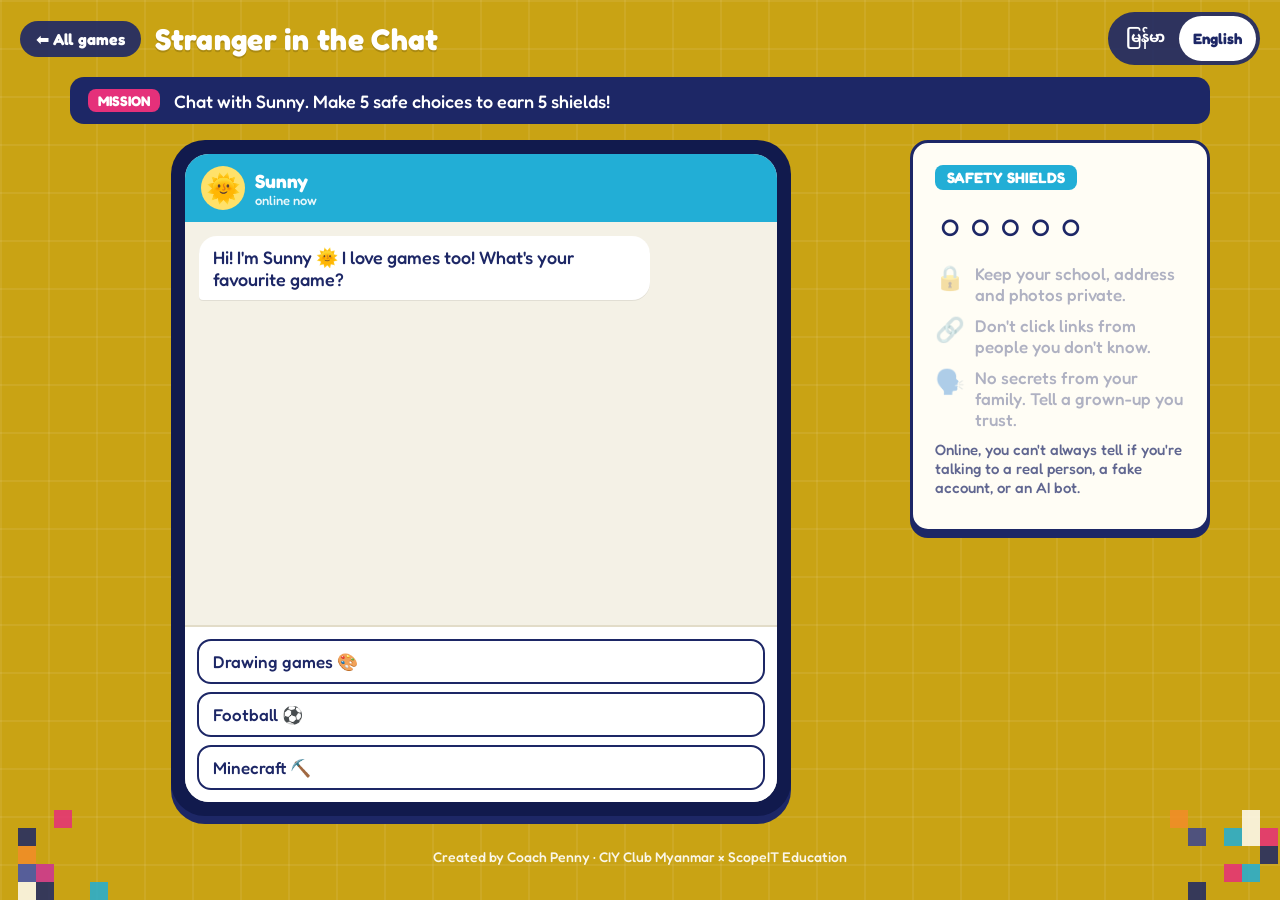
<file: stranger-chat.html>
<!doctype html>
<html lang="my">
<head>
<meta charset="utf-8">
<meta name="viewport" content="width=device-width,initial-scale=1">
<title>Stranger in the Chat</title>
<link rel="stylesheet" href="assets/common.css">
<style>
  .layout{display:grid;grid-template-columns:1fr 300px;gap:18px;align-items:start}
  @media (max-width:880px){.layout{grid-template-columns:1fr}}
  .phone{background:#111a4d;border-radius:34px;padding:14px;box-shadow:0 8px 0 var(--ink);max-width:620px;width:100%;margin:0 auto}
  .screen{background:#F4F1E6;border-radius:24px;overflow:hidden;display:flex;flex-direction:column;height:72vh;min-height:480px}
  .chathead{background:var(--cyan);color:#fff;padding:12px 16px;display:flex;align-items:center;gap:10px}
  .chathead .av{width:44px;height:44px;border-radius:50%;background:#FFE16A;display:flex;align-items:center;justify-content:center;font-size:28px}
  .chathead b{font-size:19px} .chathead small{display:block;font-size:13px;opacity:.9}
  .msgs{flex:1;overflow:auto;padding:14px;display:flex;flex-direction:column;gap:10px}
  .m{max-width:80%;padding:10px 14px;border-radius:18px;font-size:18px;animation:pop .2s}
  .m.them{align-self:flex-start;background:#fff;border-bottom-left-radius:4px;box-shadow:0 1px 0 rgba(0,0,0,.08)}
  .m.me{align-self:flex-end;background:var(--green);color:#fff;border-bottom-right-radius:4px}
  .m .link{display:inline-block;margin-top:6px;background:#EEF4FF;color:#2A55D9;border-radius:8px;padding:4px 8px;text-decoration:underline;font-size:16px}
  .opts{padding:12px;display:flex;flex-direction:column;gap:8px;background:#fff;border-top:2px solid #E2DCC8}
  .opt{text-align:left;border:2px solid var(--ink);border-radius:14px;padding:10px 14px;background:#fff;font-size:17px;cursor:pointer;font-family:inherit;color:var(--ink)}
  .opt:hover{background:var(--cream)}
  .dots::after{content:"●●●";letter-spacing:3px;animation:blink 1s infinite}
  @keyframes blink{50%{opacity:.3}}
  .shields{display:flex;gap:6px;font-size:36px;flex-wrap:wrap;margin:8px 0 14px}
  .rule{display:flex;gap:10px;align-items:flex-start;font-size:17px;margin-bottom:10px;opacity:.35;transition:.3s}
  .rule.on{opacity:1}
  .rule .n{font-size:24px}
  .oops{position:fixed;inset:0;background:rgba(29,39,102,.8);display:none;align-items:center;justify-content:center;z-index:40;padding:20px}
  .oops.show{display:flex}
  .oops .card{background:var(--paper);border:4px solid var(--red);border-radius:22px;max-width:520px;padding:26px;text-align:center;animation:pop .3s}
  .oops .card .e{font-size:60px}
  .oops h2{color:var(--red)}
</style>
</head>
<body>
<div class="wrap">
  <div class="mission"><span class="tag" data-t="mission"></span><span data-t="missionText"></span></div>
  <div class="layout">
    <div class="phone"><div class="screen">
      <div class="chathead"><div class="av">🌞</div><div><b>Sunny</b><small data-t="online"></small></div></div>
      <div class="msgs" id="msgs"></div>
      <div class="opts" id="opts"></div>
    </div></div>
    <div class="panel">
      <span class="step-label" data-t="shieldLabel"></span>
      <div class="shields" id="shields"></div>
      <div id="rules"></div>
      <p class="muted" style="font-size:15px" data-t="whoSunny"></p>
    </div>
  </div>
</div>

<div class="oops" id="oops"><div class="card">
  <div class="e">🙈</div>
  <h2 data-t="oopsTitle"></h2>
  <p id="oopsWhy" style="font-size:19px"></p>
  <button class="btn cyan big" id="tryAgain" data-t="tryAgain"></button>
</div></div>

<script src="assets/common.js"></script>
<script>
const T = {
  title: { en: "Stranger in the Chat", my: "Chat ထဲက သူစိမ်း" },
  missionText: { en: "Chat with Sunny. Make 5 safe choices to earn 5 shields!",
                 my: "Sunny နဲ့ chat ပါ။ ဘေးကင်းတဲ့ ရွေးချယ်မှု ၅ ခု လုပ်ပြီး ဒိုင်း ၅ ခု ရယူပါ!" },
  online: { en: "online now", my: "အခု အွန်လိုင်းမှာ" },
  shieldLabel: { en: "SAFETY SHIELDS", my: "ဘေးကင်းရေး ဒိုင်းများ" },
  oopsTitle: { en: "Oops! Not safe.", my: "အိုး! မလုံခြုံဘူး။" },
  tryAgain: { en: "↺ Choose again", my: "↺ ပြန်ရွေးမယ်" },
  whoSunny: { en: "Online, you can't always tell if you're talking to a real person, a fake account, or an AI bot.",
              my: "အွန်လိုင်းမှာ လူအစစ်လား၊ အကောင့်အတုလား၊ AI bot လား ဆိုတာ အမြဲ မသိနိုင်ဘူး။" }
};

const RULES = [
  { en: "Keep your school, address and photos private.", my: "ကျောင်း၊ လိပ်စာ၊ ဓာတ်ပုံတွေကို လျှို့ဝှက်ထားပါ။" },
  { en: "Don't click links from people you don't know.", my: "မသိတဲ့သူဆီက link တွေကို မနှိပ်ပါနဲ့။" },
  { en: "No secrets from your family. Tell a grown-up you trust.", my: "မိသားစုကို လျှို့ဝှက်ချက် မထားပါနဲ့။ ယုံကြည်ရတဲ့ လူကြီးကို ပြောပါ။" }
];

/* Each step: Sunny's message, options [text, safe?, reply-or-why] */
const STEPS = [
  { say: { en: "Hi! I'm Sunny 🌞 I love games too! What's your favourite game?", my: "မင်္ဂလာပါ! ကျွန်တော် Sunny ပါ 🌞 ကျွန်တော်လည်း ဂိမ်းကစားရတာ ကြိုက်တယ်! မင်းအကြိုက်ဆုံး ဂိမ်းက ဘာလဲ?" },
    warm: true,
    opts: [
      [{ en: "Football ⚽", my: "ဘောလုံး ⚽" }, true],
      [{ en: "Minecraft ⛏️", my: "Minecraft ⛏️" }, true],
      [{ en: "Drawing games 🎨", my: "ပုံဆွဲဂိမ်း 🎨" }, true]
    ] },
  { say: { en: "Cool!! 😄 Which school do you go to? Maybe we're neighbours!", my: "မိုက်တယ်!! 😄 မင်း ဘယ်ကျောင်းတက်လဲ? ငါတို့ အိမ်နီးချင်း ဖြစ်နေမလား!" },
    opts: [
      [{ en: "I go to No. 3 school, near the market.", my: "ကျွန်တော် ဈေးနားက အမှတ် ၃ ကျောင်း တက်တယ်။" }, false,
        { en: "Your school tells a stranger where to find you every day.", my: "မင်းကျောင်းက သူစိမ်းကို နေ့တိုင်း မင်းကို ဘယ်မှာ တွေ့နိုင်လဲ ပြောပြသလို ဖြစ်တယ်။" }],
      [{ en: "I don't share my school online.", my: "ကျောင်းနာမည်ကို အွန်လိုင်းမှာ မပြောဘူး။" }, true],
      [{ en: "I'll ask my parents first.", my: "အရင် မိဘကို မေးကြည့်မယ်။" }, true]
    ] },
  { say: { en: "Okay! Can you send me a photo of you? I want to see what you look like 📸", my: "ရပါတယ်! မင်းဓာတ်ပုံ ပို့ပေးလို့ရမလား? မင်းပုံစံ မြင်ချင်လို့ 📸" },
    opts: [
      [{ en: "Sure, here's my photo!", my: "ရတယ်၊ ဒီမှာ ဓာတ်ပုံ!" }, false,
        { en: "Once a photo is sent, you can't take it back. A stranger could keep it or share it.", my: "ဓာတ်ပုံ ပို့ပြီးရင် ပြန်ယူလို့ မရတော့ဘူး။ သူစိမ်းက သိမ်းထားတာ၊ ဝေမျှတာ လုပ်နိုင်တယ်။" }],
      [{ en: "Only if you send yours first.", my: "မင်းပုံ အရင်ပို့ရင် ပို့မယ်။" }, false,
        { en: "Their photo might not even be real. Don't trade photos with people you don't know.", my: "သူ့ပုံက အစစ်တောင် ဖြစ်ချင်မှ ဖြစ်မယ်။ မသိတဲ့သူနဲ့ ဓာတ်ပုံ မလဲပါနဲ့။" }],
      [{ en: "No. I don't send photos to people I don't know.", my: "မပို့ဘူး။ မသိတဲ့သူကို ဓာတ်ပုံ မပို့ဘူး။" }, true]
    ] },
  { say: { en: "Click here to win FREE game coins!! 🪙🪙🪙", my: "ဒီမှာနှိပ်ပြီး ဂိမ်းဒင်္ဂါး အလကား ရယူပါ!! 🪙🪙🪙" },
    link: "free-coins-4u.xyz/win",
    opts: [
      [{ en: "Click the link 👆", my: "Link ကို နှိပ်မယ် 👆" }, false,
        { en: "Links from strangers can steal passwords or put bad programs on your device.", my: "သူစိမ်းဆီက link တွေက စကားဝှက်ခိုးတာ၊ စက်ထဲ ပရိုဂရမ်ဆိုး ထည့်တာ လုပ်နိုင်တယ်။" }],
      [{ en: "I don't click links from strangers.", my: "သူစိမ်းဆီက link မနှိပ်ဘူး။" }, true],
      [{ en: "I'll show this to a grown-up first.", my: "လူကြီးကို အရင် ပြမယ်။" }, true]
    ] },
  { say: { en: "I want to send you a real gift 🎁 What's your home address?", my: "မင်းကို လက်ဆောင်အစစ် ပို့ချင်တယ် 🎁 မင်းအိမ်လိပ်စာ ဘာလဲ?" },
    opts: [
      [{ en: "Yay! My address is…", my: "ဟေး! ကျွန်တော့်လိပ်စာက…" }, false,
        { en: "Your address tells a stranger where you live. Never share it online.", my: "လိပ်စာက သူစိမ်းကို မင်းဘယ်မှာနေလဲ ပြောပြသလိုပဲ။ အွန်လိုင်းမှာ ဘယ်တော့မှ မပြောပါနဲ့။" }],
      [{ en: "No thanks. I'll tell my mum or dad about this.", my: "မလိုပါဘူး။ ဒီအကြောင်း အမေ ဒါမှမဟုတ် အဖေကို ပြောမယ်။" }, true]
    ] },
  { say: { en: "Hey… let's keep our chat a secret. Don't tell your parents, okay? 🤫", my: "ဟေး… ငါတို့ chat ကို လျှို့ဝှက်ထားရအောင်။ မင်းမိဘကို မပြောနဲ့နော်? 🤫" },
    opts: [
      [{ en: "Okay, it's our secret.", my: "ရတယ်၊ ငါတို့ လျှို့ဝှက်ချက်ပေါ့။" }, false,
        { en: "When someone online asks you to keep secrets from your family, that's a big warning sign.", my: "အွန်လိုင်းမှာ တစ်ယောက်က မိသားစုကို လျှို့ဝှက်ထားခိုင်းရင် အရမ်းကြီးတဲ့ သတိပေးချက်ပါ။" }],
      [{ en: "No. I'll tell a grown-up I trust.", my: "မဟုတ်ဘူး။ ယုံကြည်ရတဲ့ လူကြီးကို ပြောမယ်။" }, true],
      [{ en: "I'm going to stop chatting and block you.", my: "Chat ရပ်ပြီး block လိုက်မယ်။" }, true]
    ] }
];

let step = 0, shields = 0;

function addMsg(cls, html) {
  const box = document.getElementById("msgs");
  const m = document.createElement("div");
  m.className = "m " + cls; m.innerHTML = html;
  box.appendChild(m); box.scrollTop = box.scrollHeight;
  return m;
}
function drawSide() {
  document.getElementById("shields").innerHTML = Array.from({ length: 5 }, (_, i) => i < shields ? "🛡️" : "⚪").join("");
  document.getElementById("rules").innerHTML = RULES.map((r, i) =>
    `<div class="rule ${shields >= [2, 3, 5][i] ? "on" : ""}"><span class="n">${["🔒", "🔗", "🗣️"][i]}</span><span>${L(r)}</span></div>`).join("");
}

async function sunnySays(s) {
  document.getElementById("opts").innerHTML = "";
  const typing = addMsg("them", '<span class="dots"></span>');
  await sleep(1000);
  typing.innerHTML = L(s.say) + (s.link ? `<br><span class="link">🔗 ${s.link}</span>` : "");
  showOpts(s);
}
function showOpts(s) {
  const box = document.getElementById("opts");
  box.innerHTML = "";
  shuffle(s.opts.slice()).forEach(o => {
    const b = document.createElement("button");
    b.className = "opt"; b.textContent = L(o[0]);
    b.onclick = () => choose(s, o);
    box.appendChild(b);
  });
}
function choose(s, o) {
  if (o[1]) {
    addMsg("me", L(o[0]));
    if (!s.warm) shields++;
    drawSide();
    step++;
    if (step < STEPS.length) sunnySays(STEPS[step]);
    else {
      document.getElementById("opts").innerHTML = "";
      setTimeout(() => showWin("stranger", {
        en: RULES.map(r => "• " + r.en).join("<br>"),
        my: RULES.map(r => "• " + r.my).join("<br>")
      }, "🛡️"), 700);
    }
  } else {
    document.getElementById("oopsWhy").textContent = L(o[2]);
    document.getElementById("oops").classList.add("show");
  }
}
document.getElementById("tryAgain").onclick = () => document.getElementById("oops").classList.remove("show");

buildTopbar(T, "title", () => { drawSide(); if (step < STEPS.length) showOpts(STEPS[step]); });
drawSide();
sunnySays(STEPS[0]);
</script>
</body>
</html>
</file>
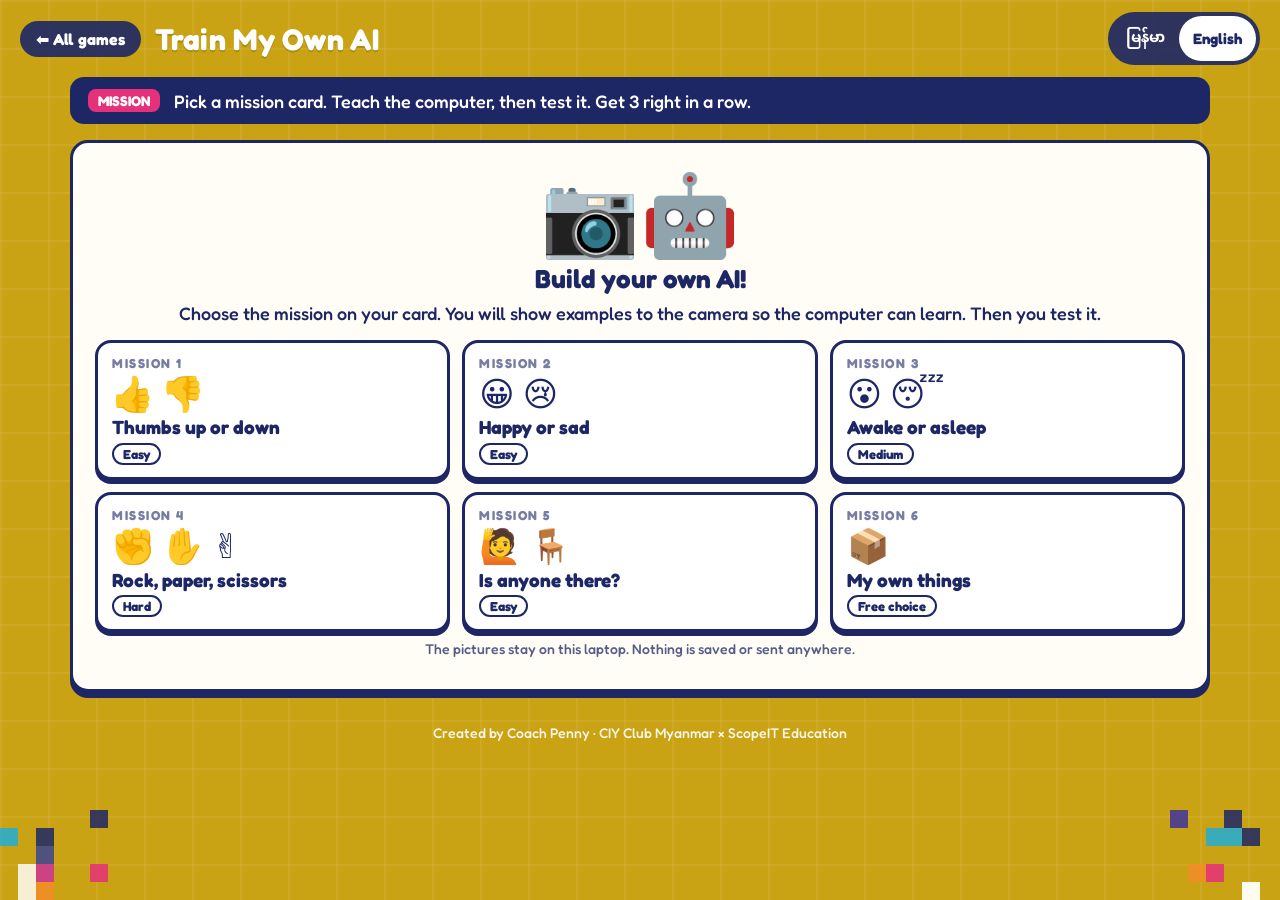
<file: train-my-ai.html>
<!doctype html>
<html lang="en">
<head>
<meta charset="utf-8">
<meta name="viewport" content="width=device-width,initial-scale=1">
<title>Train My Own AI</title>
<link rel="stylesheet" href="assets/common.css">
<style>
  .layout{display:grid;grid-template-columns:minmax(0,1.1fr) minmax(0,1fr);gap:18px}
  @media (max-width:900px){.layout{grid-template-columns:1fr}}
  .cam{position:relative;border:4px solid var(--ink);border-radius:18px;overflow:hidden;background:#000;aspect-ratio:4/3}
  .cam video{width:100%;height:100%;object-fit:cover;transform:scaleX(-1);display:block}
  .guess{position:absolute;left:0;right:0;bottom:0;background:rgba(29,39,102,.88);color:#fff;padding:10px 14px}
  .guess .what{font-size:15px;opacity:.85}
  .guess .name{font-size:30px;font-weight:700;line-height:1.1}
  .guess .bar{height:12px;border-radius:999px;background:rgba(255,255,255,.25);margin-top:6px;overflow:hidden}
  .guess .bar i{display:block;height:100%;width:0;background:#FFE16A;transition:width .15s}
  .names{display:flex;gap:10px;align-items:center;flex-wrap:wrap}
  .names label{font-weight:700}
  input.txt{font:inherit;font-size:20px;padding:8px 12px;border:3px solid var(--ink);border-radius:12px;min-width:0;width:100%;background:#fff;color:var(--ink)}
  .cls{border:3px solid var(--ink);border-radius:16px;padding:12px;background:#fff;display:flex;flex-direction:column;gap:8px}
  .cls .top{display:grid;grid-template-columns:44px 1fr;gap:10px;align-items:center}
  .cls .badge{width:44px;height:44px;border-radius:12px;background:var(--cream);border:2px solid var(--ink);color:var(--ink);font-weight:700;font-size:26px;display:flex;align-items:center;justify-content:center}
  .cls .row2{display:flex;gap:12px;align-items:center;flex-wrap:wrap}
  .teach{user-select:none;-webkit-user-select:none;touch-action:none}
  .teach.on{background:var(--pink);color:#fff;transform:translateY(3px)}
  .thumbs{display:flex;gap:6px;min-height:44px}
  .thumbs canvas{width:58px;height:44px;border:2px solid var(--ink);border-radius:8px;background:#ddd}
  .cnt{font-size:16px;opacity:.8;min-width:110px}
  .testbox{border:3px dashed var(--ink);border-radius:16px;padding:14px;background:var(--cream)}
  .streak{display:flex;gap:8px;margin:8px 0}
  .streak i{width:34px;height:34px;border:3px solid var(--ink);border-radius:50%;background:#fff;display:flex;align-items:center;justify-content:center;font-style:normal;font-size:18px}
  .streak i.ok{background:#3BB273;color:#fff}
  .verdict{font-size:22px;font-weight:700;margin:6px 0}
  .tip{font-size:16px;line-height:1.4;margin:6px 0 0}
  .err{background:#FDEDED;border:3px dashed var(--red);border-radius:14px;padding:14px;font-size:17px;margin-top:12px}
  .missions{display:grid;grid-template-columns:repeat(3,minmax(0,1fr));gap:12px;margin:16px 0 4px;text-align:left}
  @media (max-width:760px){.missions{grid-template-columns:repeat(2,minmax(0,1fr))}}
  .mbtn{font:inherit;color:var(--ink);background:#fff;border:3px solid var(--ink);border-radius:16px;padding:12px 14px;cursor:pointer;display:flex;flex-direction:column;gap:4px;box-shadow:0 4px 0 var(--ink)}
  .mbtn:hover{background:var(--cream)}
  .mbtn:active{transform:translateY(3px);box-shadow:0 1px 0 var(--ink)}
  .mbtn .mno{font-size:13px;letter-spacing:1.5px;font-weight:700;opacity:.6}
  .mbtn .mic{font-size:34px;line-height:1.1}
  .mbtn .mt{font-size:19px;font-weight:700;line-height:1.2}
  .mbtn .lv{font-size:13px;font-weight:700;align-self:flex-start;border:2px solid var(--ink);border-radius:999px;padding:1px 9px}
  .privacy{font-size:14px;opacity:.75;margin-top:8px}
  /* certificate (hidden on screen, shown when printing) */
  #cert{display:none}
  @media print{
    body > *:not(#cert){display:none !important}
    #cert{display:block !important;width:100%;height:100vh;box-sizing:border-box;padding:18mm;font-family:Georgia,"Times New Roman",serif;color:#1F2A44;background:#fff}
    #cert .frame{border:3px double #1F2A44;height:100%;box-sizing:border-box;padding:16mm 14mm;display:flex;flex-direction:column;justify-content:space-between;text-align:center}
    #cert small{font-family:Arial,sans-serif;letter-spacing:3px;font-size:11pt;color:#2F4A7A;font-weight:700}
    #cert h1{font-size:34pt;margin:6mm 0}
    #cert p{font-size:16pt;line-height:1.5;margin:3mm 0}
    #cert .line{display:flex;justify-content:space-between;gap:20mm;font-size:13pt;font-family:Arial,sans-serif}
    #cert .line span{flex:1;border-top:1.5px solid #1F2A44;padding-top:2mm}
    @page{size:A4 landscape;margin:0}
  }
</style>
</head>
<body>
<div class="wrap">
  <div class="mission"><span class="tag" data-t="mission"></span><span data-t="missionText"></span></div>

  <!-- 0: camera -->
  <div class="panel center" id="s0">
    <div style="font-size:80px">📷🤖</div>
    <h2 data-t="introTitle"></h2>
    <p data-t="introText"></p>
    <div class="missions" id="missions"></div>
    <p class="privacy" data-t="privacy"></p>
    <div class="err hidden" id="camErr"></div>
  </div>

  <!-- 1: teach + test -->
  <div class="layout hidden" id="s1">
    <div class="panel">
      <span class="step-label" data-t="camLabel"></span>
      <div class="cam"><video id="video" autoplay playsinline muted></video>
        <div class="guess"><div class="what" data-t="iThink"></div><div class="name" id="gName">…</div><div class="bar"><i id="gBar"></i></div></div></div>
      <p class="tip" data-t="camTip"></p>
    </div>

    <div class="panel" style="display:flex;flex-direction:column;gap:12px">
      <span class="step-label" data-t="step1"></span>
      <div class="names"><label for="aiName" data-t="nameLabel"></label></div>
      <input class="txt" id="aiName" maxlength="14" value="Robo" autocomplete="off">
      <div id="classes" style="display:flex;flex-direction:column;gap:10px"></div>
      <button class="btn small" id="addCls" data-t="addBtn"></button>

      <div class="testbox hidden" id="testBox">
        <span class="step-label" data-t="step2"></span>
        <p style="margin:6px 0" data-t="testText"></p>
        <div class="streak" id="streak"><i></i><i></i><i></i></div>
        <button class="btn pink" id="ask" data-t="askBtn"></button>
        <div id="answer" class="hidden">
          <div class="verdict" id="verdict"></div>
          <div class="row"><button class="btn cyan" id="yes" data-t="yesBtn"></button><button class="btn orange" id="no" data-t="noBtn"></button></div>
        </div>
        <p class="tip" id="testTip"></p>
      </div>
    </div>
  </div>
</div>

<!-- printable certificate -->
<div id="cert">
  <div class="frame">
    <div><small>AI EXPLORER · CIY CLUB MYANMAR × SCOPEIT EDUCATION</small></div>
    <div>
      <h1>Certificate of AI Training</h1>
      <p>This certifies that the AI named</p>
      <p style="font-size:26pt"><b id="cName">Robo</b></p>
      <p id="cText"></p>
    </div>
    <div>
      <div class="line"><span>Trained by (name)</span><span>Date</span><span>Coach or volunteer</span></div>
      <p style="font-size:10pt;margin-top:6mm;color:#4A5468">Created by Coach Penny</p>
    </div>
  </div>
</div>

<script src="assets/common.js"></script>
<script>
const T = {
  title: { en: "Train My Own AI" },
  missionText: { en: "Pick a mission card. Teach the computer, then test it. Get 3 right in a row." },
  introTitle: { en: "Build your own AI!" },
  introText: { en: "Choose the mission on your card. You will show examples to the camera so the computer can learn. Then you test it." },
  privacy: { en: "The pictures stay on this laptop. Nothing is saved or sent anywhere." },
  camLabel: { en: "YOUR CAMERA" },
  iThink: { en: "My AI thinks it is:" },
  camTip: { en: "Use a plain background and good light. Hold one thing up, close to the camera." },
  step1: { en: "STEP 1 · TEACH YOUR AI" },
  nameLabel: { en: "Give your AI a name (not your own name):" },
  addBtn: { en: "➕ Add a third thing" },
  step2: { en: "STEP 2 · TEST YOUR AI" },
  testText: { en: "Hold up one of your things and press Ask. Is your AI right? Get 3 right in a row." },
  askBtn: { en: "❓ Ask my AI" },
  yesBtn: { en: "✔ Yes, right!" },
  noBtn: { en: "✘ No, wrong" }
};

const NEED = 15;           // examples needed per thing before testing
const W = 16, H = 12, K = 5, MAXS = 120;
const grab = document.createElement("canvas"); grab.width = W; grab.height = H;
const gctx = grab.getContext("2d", { willReadFrequently: true });
const video = document.getElementById("video");
const MISSIONS = [
  { title: "Thumbs up or down", level: "Easy", names: ["thumbs up", "thumbs down"], icons: ["👍", "👎"],
    tip: "Hold your hand close to the camera." },
  { title: "Happy or sad", level: "Easy", names: ["happy", "sad"], icons: ["😀", "😢"],
    tip: "Make big faces and come close to the camera." },
  { title: "Awake or asleep", level: "Medium", names: ["awake", "asleep"], icons: ["😮", "😴"],
    tip: "Asleep: close your eyes and tilt your head." },
  { title: "Rock, paper, scissors", level: "Hard", names: ["rock", "paper", "scissors"], icons: ["✊", "✋", "✌️"],
    tip: "Three things need more examples. Hold your hand close." },
  { title: "Is anyone there?", level: "Easy", names: ["someone", "nobody"], icons: ["🙋", "🪑"],
    tip: "For nobody, step out of the picture while you teach." },
  { title: "My own things", level: "Free choice", names: ["pen", "bottle", "book"], icons: ["A", "B", "C"], free: true,
    tip: "Pick two or three things you have with you." }
];
let M = MISSIONS[5];
let classes = [];          // { name, samples:[Float32Array], thumbs:HTMLElement, ... }
let stream = null, teachingIdx = -1, teachTimer = null;
let streak = 0, asked = null;

/* ---- tiny "AI": colour + shape of a very small picture, then the nearest examples vote ---- */
function features(v) {
  gctx.drawImage(v, 0, 0, W, H);
  const d = gctx.getImageData(0, 0, W, H).data;
  const n = W * H * 3, f = new Float32Array(n);
  let mean = 0, j = 0;
  for (let i = 0; i < W * H; i++) { for (let c = 0; c < 3; c++) { f[j] = d[i * 4 + c]; mean += f[j]; j++; } }
  mean /= n;
  let norm = 0;
  for (let i = 0; i < n; i++) { f[i] -= mean; norm += f[i] * f[i]; }
  norm = Math.sqrt(norm) || 1;
  for (let i = 0; i < n; i++) f[i] /= norm;
  return f;
}
function dist(a, b) { let s = 0; for (let i = 0; i < a.length; i++) { const x = a[i] - b[i]; s += x * x; } return s; }
function predict() {
  if (!video.videoWidth || classes.length < 2) return null;
  if (classes.some(c => c.samples.length < 3)) return null;
  const f = features(video), all = [];
  classes.forEach((c, ci) => c.samples.forEach(s => all.push([dist(f, s), ci])));
  all.sort((a, b) => a[0] - b[0]);
  const k = Math.min(K, all.length), votes = new Array(classes.length).fill(0);
  for (let i = 0; i < k; i++) votes[all[i][1]]++;
  let best = 0; votes.forEach((v, i) => { if (v > votes[best]) best = i; });
  return { idx: best, conf: votes[best] / k };
}

/* ---- screens ---- */
document.getElementById("missions").innerHTML = MISSIONS.map((m, i) => `
  <button class="mbtn" data-m="${i}"><span class="mno">MISSION ${i + 1}</span>
    <span class="mic">${m.free ? "📦" : m.icons.join(" ")}</span>
    <span class="mt">${m.title}</span><span class="lv">${m.level}</span></button>`).join("");
document.querySelectorAll(".mbtn").forEach(b => b.onclick = () => start(MISSIONS[+b.dataset.m], +b.dataset.m + 1));

async function start(m, no) {
  M = m;
  document.querySelector(".mission [data-t=missionText]").textContent =
    "Mission " + no + ": " + m.title + ". Teach your AI " + m.names.slice(0, m.free ? 2 : m.names.length).join(" and ") + ", then get 3 right in a row.";
  document.querySelector("[data-t=camTip]").textContent = m.tip + " Use a plain background and good light.";
  try {
    stream = await navigator.mediaDevices.getUserMedia({ video: { width: 640, height: 480, facingMode: "user" }, audio: false });
    video.srcObject = stream;
    document.getElementById("s0").classList.add("hidden");
    document.getElementById("s1").classList.remove("hidden");
    const n = M.free ? 2 : M.names.length;
    for (let i = 0; i < n; i++) addClass();
    if (!M.free) document.getElementById("addCls").classList.add("hidden");
    loop();
  } catch (e) {
    const err = document.getElementById("camErr");
    err.classList.remove("hidden");
    err.innerHTML = "The camera did not turn on. Ask the volunteer to check that the camera is allowed in the browser (the camera icon in the address bar), then reload the page.<br><small>" + (e.name || "") + "</small>";
  }
}

function addClass() {
  if (classes.length >= 3 || false) return;
  const idx = classes.length;
  const el = document.createElement("div");
  el.className = "cls";
  el.innerHTML = `
    <div class="top"><div class="badge">${M.icons[idx]}</div>
      <input class="txt" maxlength="14" value="${M.names[idx]}" aria-label="Name of thing ${"ABC"[idx]}" autocomplete="off" ${M.free ? "" : "readonly"}></div>
    <div class="row2">
      <button class="btn cyan teach">🖐 Hold to teach</button>
      <div class="cnt">0 / ${NEED} examples</div>
    </div>
    <div class="thumbs"></div>`;
  document.getElementById("classes").appendChild(el);
  const c = { name: M.names[idx], samples: [], el,
              cnt: el.querySelector(".cnt"), thumbs: el.querySelector(".thumbs"), btn: el.querySelector(".teach"), input: el.querySelector("input") };
  c.input.oninput = () => { c.name = c.input.value.trim() || M.names[idx]; };
  const start = e => { e.preventDefault(); startTeach(idx); };
  const stop = () => stopTeach();
  c.btn.addEventListener("pointerdown", start);
  c.btn.addEventListener("pointerup", stop);
  c.btn.addEventListener("pointerleave", stop);
  c.btn.addEventListener("pointercancel", stop);
  c.btn.addEventListener("contextmenu", e => e.preventDefault());
  c.btn.addEventListener("keydown", e => { if (e.code === "Space" || e.code === "Enter") { e.preventDefault(); if (teachingIdx < 0) startTeach(idx); } });
  c.btn.addEventListener("keyup", e => { if (e.code === "Space" || e.code === "Enter") stopTeach(); });
  classes.push(c);
  if (classes.length >= 3) document.getElementById("addCls").classList.add("hidden");
  refresh();
}
document.getElementById("addCls").onclick = addClass;

function startTeach(idx) {
  if (teachingIdx >= 0) return;
  teachingIdx = idx;
  const c = classes[idx];
  c.btn.classList.add("on");
  let n = 0;
  teachTimer = setInterval(() => {
    if (!video.videoWidth) return;
    if (c.samples.length >= MAXS) c.samples.shift();
    c.samples.push(features(video));
    if (n++ % 3 === 0) addThumb(c);
    refresh();
  }, 100);
}
function stopTeach() {
  if (teachingIdx < 0) return;
  clearInterval(teachTimer);
  classes[teachingIdx].btn.classList.remove("on");
  teachingIdx = -1;
  refresh();
}
function addThumb(c) {
  const cv = document.createElement("canvas"); cv.width = 58; cv.height = 44;
  const x = cv.getContext("2d");
  x.translate(58, 0); x.scale(-1, 1);
  x.drawImage(video, 0, 0, 58, 44);
  c.thumbs.appendChild(cv);
  while (c.thumbs.children.length > 6) c.thumbs.firstChild.remove();
}
function ready() { return classes.length >= 2 && classes.every(c => c.samples.length >= NEED); }
function refresh() {
  classes.forEach(c => { const n = c.samples.length; c.cnt.textContent = n >= NEED ? n + " examples ✔" : n + " / " + NEED + " examples"; });
  document.getElementById("testBox").classList.toggle("hidden", !ready());
}

/* ---- live guess ---- */
function loop() {
  const p = predict();
  const nm = document.getElementById("gName"), bar = document.getElementById("gBar");
  if (!p || teachingIdx >= 0) { nm.textContent = p ? "…" : "teach me first!"; bar.style.width = "0"; }
  else { nm.textContent = classes[p.idx].name; bar.style.width = Math.round(p.conf * 100) + "%"; }
  requestAnimationFrame(loop);
}

/* ---- test ---- */
document.getElementById("ask").onclick = async () => {
  const votes = [];
  for (let i = 0; i < 5; i++) { const p = predict(); if (p) votes.push(p.idx); await sleep(80); }
  if (!votes.length) return;
  const tally = new Array(classes.length).fill(0); votes.forEach(v => tally[v]++);
  let best = 0; tally.forEach((v, i) => { if (v > tally[best]) best = i; });
  asked = best;
  document.getElementById("verdict").textContent = "I think it is: " + classes[best].name;
  document.getElementById("answer").classList.remove("hidden");
  document.getElementById("ask").classList.add("hidden");
  document.getElementById("testTip").textContent = "";
};
function dots() { document.querySelectorAll("#streak i").forEach((d, i) => { d.classList.toggle("ok", i < streak); d.textContent = i < streak ? "✔" : ""; }); }
function nextRound() { document.getElementById("answer").classList.add("hidden"); document.getElementById("ask").classList.remove("hidden"); asked = null; }
document.getElementById("yes").onclick = () => {
  streak++; dots(); nextRound();
  if (streak >= 3) finish();
  else document.getElementById("testTip").textContent = streak + " right in a row. Now try a different thing, or a different angle.";
};
document.getElementById("no").onclick = () => {
  streak = 0; dots(); nextRound();
  document.getElementById("testTip").textContent = "Your AI got confused. That is how real AI works too! Teach it more: hold the thing at different angles, closer and further away.";
};

function finish() {
  const total = classes.reduce((a, c) => a + c.samples.length, 0);
  const aiName = document.getElementById("aiName").value.trim() || "Robo";
  document.getElementById("cName").textContent = aiName;
  const names = classes.map(c => c.name);
  document.getElementById("cText").textContent = "learned to tell " + names.slice(0, -1).join(", ") + " from " + names[names.length - 1] + " after seeing " + total + " examples, and got 3 right in a row.";
  stream && stream.getTracks().forEach(t => t.stop());
  showWin("myai", {
    en: "You built an AI! It learned from the examples you gave it. Few or similar examples make it confused. More different examples make it smarter."
  }, "🤖", {
    html: '<button class="btn cyan" id="printCert" style="margin:0 0 14px">🖨 Print my certificate</button>',
    bind: win => { win.querySelector("#printCert").onclick = () => window.print(); }
  });
}

buildTopbar(T, "title");
</script>
</body>
</html>
</file>
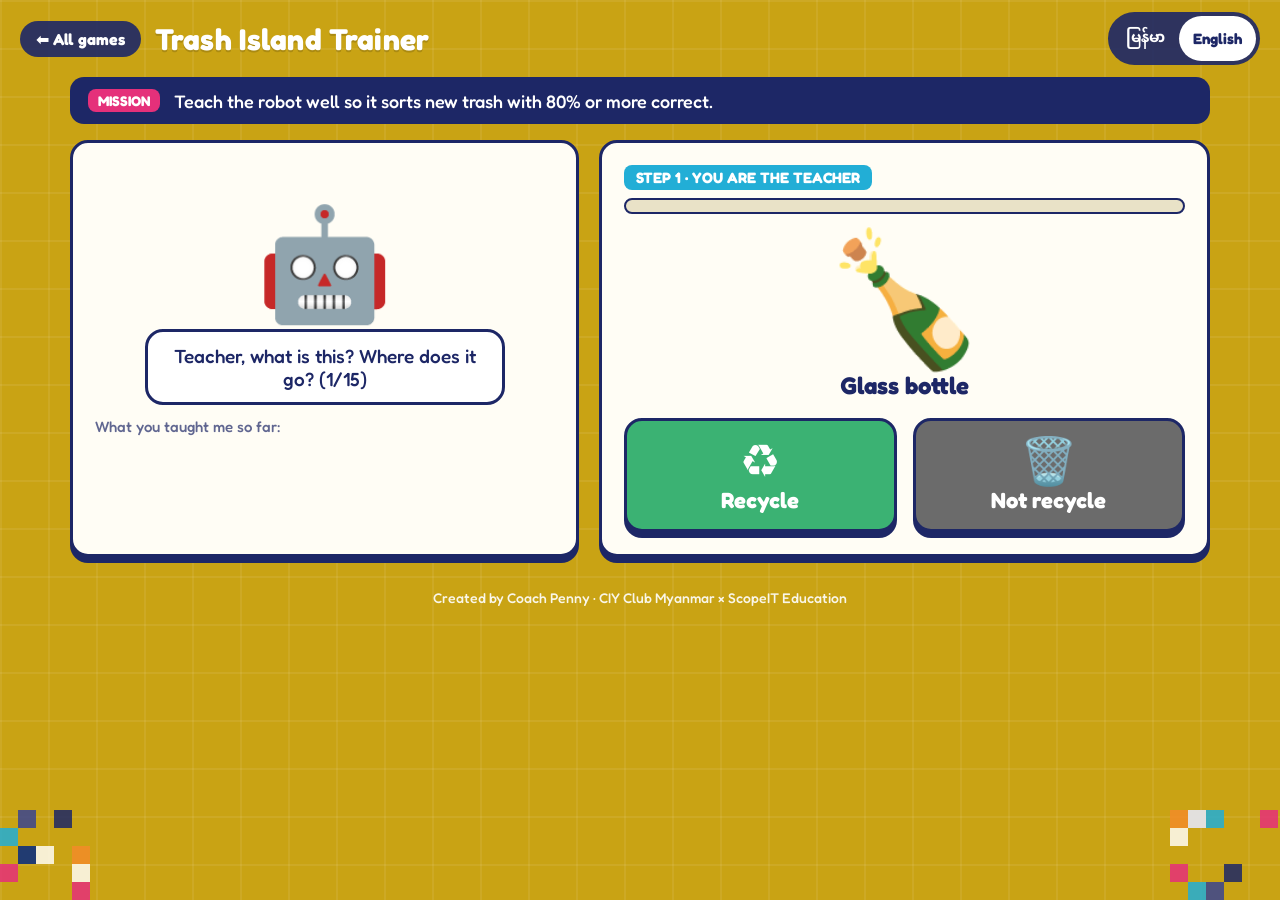
<file: trash-trainer.html>
<!doctype html>
<html lang="my">
<head>
<meta charset="utf-8">
<meta name="viewport" content="width=device-width,initial-scale=1">
<title>Trash Island Trainer</title>
<link rel="stylesheet" href="assets/common.css">
<style>
  .stage{display:grid;grid-template-columns:1fr 1.2fr;gap:20px;align-items:stretch}
  @media (max-width:820px){.stage{grid-template-columns:1fr}}
  .robot{display:flex;flex-direction:column;align-items:center;justify-content:center;gap:12px}
  .robot .face{font-size:110px;line-height:1;animation:bob 2.4s ease-in-out infinite}
  @keyframes bob{50%{transform:translateY(-8px)}}
  .bubble{position:relative;background:#fff;border:3px solid var(--ink);border-radius:18px;padding:12px 18px;font-size:19px;text-align:center;max-width:360px}
  .item{display:flex;flex-direction:column;align-items:center;gap:6px;margin:4px 0 18px}
  .item .emo{font-size:130px;line-height:1.05;animation:pop .3s}
  .item .name{font-size:24px;font-weight:700}
  .bins{display:grid;grid-template-columns:1fr 1fr;gap:16px}
  .bin{border:3px solid var(--ink);border-radius:18px;padding:16px 10px;font-size:22px;font-weight:700;cursor:pointer;color:#fff;
    box-shadow:0 6px 0 var(--ink);display:flex;flex-direction:column;align-items:center;gap:4px;font-family:inherit}
  .bin .ic{font-size:46px;line-height:1}
  .bin.rec{background:var(--green)} .bin.not{background:#6B6B6B}
  .bin:active{transform:translateY(4px);box-shadow:0 2px 0 var(--ink)}
  .progress{height:16px;background:#E9E2C7;border-radius:999px;overflow:hidden;border:2px solid var(--ink);margin-bottom:14px}
  .progress i{display:block;height:100%;background:var(--pink);width:0;transition:width .3s}
  .taught{display:flex;flex-wrap:wrap;gap:6px;margin-top:10px;min-height:44px}
  .taught span{font-size:26px;background:#fff;border:2px solid var(--ink);border-radius:10px;padding:2px 6px}
  .taught span.r{background:#D7F3E3} .taught span.n{background:#E3E3E3}
  .results{display:grid;grid-template-columns:repeat(auto-fill,minmax(200px,1fr));gap:10px;margin:14px 0}
  .res{border:2px solid var(--ink);border-radius:14px;background:#fff;padding:10px;display:flex;gap:10px;align-items:center;opacity:0;transform:scale(.8);transition:.25s}
  .res.in{opacity:1;transform:scale(1)}
  .res .e{font-size:40px}
  .res .d{font-size:15px;line-height:1.35}
  .res.ok{border-color:var(--green);background:#EEFBF3} .res.bad{border-color:var(--red);background:#FDEEEE}
  .score{font-size:30px;font-weight:700;text-align:center;margin:10px 0}
</style>
</head>
<body>
<div class="wrap">
  <div class="mission"><span class="tag" data-t="mission"></span><span data-t="missionText"></span></div>

  <!-- TEACH -->
  <div class="stage" id="teach">
    <div class="panel robot">
      <div class="face">🤖</div>
      <div class="bubble" id="robotSays"></div>
      <div style="width:100%">
        <div class="muted" data-t="taughtLabel" style="font-size:15px"></div>
        <div class="taught" id="taught"></div>
      </div>
    </div>
    <div class="panel">
      <span class="step-label" data-t="step1"></span>
      <div class="progress"><i id="bar"></i></div>
      <div class="item"><div class="emo" id="emo"></div><div class="name" id="name"></div></div>
      <div class="bins">
        <button class="bin rec" data-v="1"><span class="ic">♻️</span><span data-t="rec"></span></button>
        <button class="bin not" data-v="0"><span class="ic">🗑️</span><span data-t="not"></span></button>
      </div>
    </div>
  </div>

  <!-- ROBOT TURN -->
  <div class="panel hidden" id="test">
    <span class="step-label" data-t="step2"></span>
    <h2 data-t="robotTurn"></h2>
    <p data-t="robotTurnSub"></p>
    <div class="center" id="goWrap"><button class="btn pink big" id="go" data-t="goBtn"></button></div>
    <div class="results" id="results"></div>
    <div class="score hidden" id="score"></div>
    <div class="center hidden" id="retryWrap">
      <p data-t="retryHint"></p>
      <button class="btn cyan big" id="retry" data-t="retry"></button>
    </div>
  </div>
</div>

<script src="assets/common.js"></script>
<script>
const T = {
  title: { en: "Trash Island Trainer", my: "အမှိုက်ကျွန်း စက်ရုပ်သင်တန်း" },
  missionText: { en: "Teach the robot well so it sorts new trash with 80% or more correct.",
                 my: "စက်ရုပ်ကို ကောင်းကောင်းသင်ပေးပါ။ အမှိုက်အသစ်တွေကို ၈၀% နဲ့အထက် မှန်အောင် ခွဲနိုင်ရမယ်။" },
  step1: { en: "STEP 1 · YOU ARE THE TEACHER", my: "အဆင့် ၁ · သင်က ဆရာ" },
  step2: { en: "STEP 2 · ROBOT TEST", my: "အဆင့် ၂ · စက်ရုပ် စာမေးပွဲ" },
  rec: { en: "Recycle", my: "ပြန်သုံးလို့ရ" },
  not: { en: "Not recycle", my: "ပြန်သုံးလို့မရ" },
  taughtLabel: { en: "What you taught me so far:", my: "ကျွန်တော့်ကို သင်ပေးပြီးသမျှ:" },
  robotTurn: { en: "Now the robot sorts trash it has never seen!", my: "အခု စက်ရုပ်က တစ်ခါမှ မမြင်ဖူးတဲ့ အမှိုက်တွေကို ခွဲမယ်!" },
  robotTurnSub: { en: "It can only use what you taught it.", my: "သင်သင်ပေးထားတာကိုပဲ သူသုံးနိုင်တယ်။" },
  goBtn: { en: "▶ Robot, start sorting!", my: "▶ စက်ရုပ်ရေ၊ စခွဲတော့!" },
  retry: { en: "↺ Teach the robot again", my: "↺ စက်ရုပ်ကို ပြန်သင်မယ်" },
  retryHint: { en: "Look at the red mistakes. The robot copied what you taught it. Teach it again more carefully!",
               my: "အနီရောင် အမှားတွေကို ကြည့်ပါ။ စက်ရုပ်က သင်သင်ပေးတာကို လိုက်လုပ်တာပါ။ ပိုဂရုစိုက်ပြီး ပြန်သင်ပေးပါ!" }
};

const TRAIN = [
  ["🍾","glass",{en:"Glass bottle",my:"ဖန်ပုလင်း"}],
  ["🥫","metal",{en:"Food can",my:"သံဘူး"}],
  ["🍌","food",{en:"Banana peel",my:"ငှက်ပျောခွံ"}],
  ["📰","paper",{en:"Newspaper",my:"သတင်းစာ"}],
  ["🧴","plastic",{en:"Plastic bottle",my:"ပလတ်စတစ်ပုလင်း"}],
  ["🍎","food",{en:"Apple core",my:"ပန်းသီးအကြွင်း"}],
  ["📦","paper",{en:"Cardboard box",my:"ကတ်ထူဘူး"}],
  ["🧻","tissue",{en:"Used tissue",my:"သုံးပြီးသား တစ်ရှူး"}],
  ["🫙","glass",{en:"Glass jar",my:"ဖန်ဘူး"}],
  ["🦴","food",{en:"Bone",my:"အရိုး"}],
  ["📄","paper",{en:"Paper sheet",my:"စက္ကူ"}],
  ["🍞","food",{en:"Old bread",my:"ပေါင်မုန့်အကြွင်း"}],
  ["🥤","plastic",{en:"Plastic cup",my:"ပလတ်စတစ်ခွက်"}],
  ["🥚","food",{en:"Eggshell",my:"ကြက်ဥခွံ"}],
  ["🍂","food",{en:"Dry leaves",my:"သစ်ရွက်ခြောက်"}]
];
const TEST = [
  ["🥛","glass",{en:"Drinking glass",my:"ဖန်ခွက်"}],
  ["🍉","food",{en:"Watermelon rind",my:"ဖရဲခွံ"}],
  ["📒","paper",{en:"Old notebook",my:"မှတ်စုစာအုပ်ဟောင်း"}],
  ["🛢️","metal",{en:"Metal drum",my:"သံပုံး"}],
  ["🍗","food",{en:"Chicken bone",my:"ကြက်ရိုး"}],
  ["🪣","plastic",{en:"Plastic bucket",my:"ပလတ်စတစ်ပုံး"}],
  ["✉️","paper",{en:"Envelope",my:"စာအိတ်"}],
  ["🍶","glass",{en:"Small bottle",my:"ပုလင်းငယ်"}],
  ["🌽","food",{en:"Corn cob",my:"ပြောင်းဖူးရိုး"}],
  ["🔩","metal",{en:"Metal bolt",my:"မူလီ"}]
];
const TRUTH = { glass:1, metal:1, paper:1, plastic:1, food:0, tissue:0 };

let idx = 0, labels = [];

function showItem() {
  const it = TRAIN[idx];
  const emo = document.getElementById("emo");
  emo.textContent = it[0];
  emo.style.animation = "none"; emo.offsetHeight; emo.style.animation = "";
  document.getElementById("name").textContent = L(it[2]);
  document.getElementById("bar").style.width = (idx / TRAIN.length * 100) + "%";
  document.getElementById("robotSays").textContent = L({
    en: `Teacher, what is this? Where does it go? (${idx + 1}/${TRAIN.length})`,
    my: `ဆရာ၊ ဒါဘာလဲ? ဘယ်ထဲထည့်ရမလဲ? (${idx + 1}/${TRAIN.length})`
  });
}

function drawTaught() {
  document.getElementById("taught").innerHTML =
    labels.map((v, i) => `<span class="${v ? "r" : "n"}" title="${v ? "♻️" : "🗑️"}">${TRAIN[i][0]}</span>`).join("");
}

document.querySelectorAll(".bin").forEach(b => b.onclick = () => {
  if (idx >= TRAIN.length) return;
  labels.push(+b.dataset.v);
  idx++;
  drawTaught();
  if (idx < TRAIN.length) showItem();
  else {
    document.getElementById("bar").style.width = "100%";
    document.getElementById("robotSays").textContent = L({ en: "Thank you, teacher! I'm ready.", my: "ကျေးဇူးပါ ဆရာ! ကျွန်တော် အဆင်သင့်ပါ။" });
    setTimeout(() => {
      document.getElementById("teach").classList.add("hidden");
      document.getElementById("test").classList.remove("hidden");
    }, 900);
  }
});

/* The robot: find the taught items made of the same stuff, and copy the majority answer. */
function robotGuess(item) {
  const same = TRAIN.map((t, i) => ({ t, v: labels[i] })).filter(o => o.t[1] === item[1]);
  if (!same.length) return { v: 0, like: null };
  const yes = same.filter(o => o.v === 1).length;
  const v = yes * 2 >= same.length ? (yes * 2 === same.length ? same[0].v : 1) : 0;
  const like = same.find(o => o.v === v);
  return { v, like };
}

document.getElementById("go").onclick = async () => {
  document.getElementById("goWrap").classList.add("hidden");
  const box = document.getElementById("results");
  box.innerHTML = "";
  let right = 0;
  for (const item of TEST) {
    const g = robotGuess(item);
    const ok = g.v === TRUTH[item[1]];
    if (ok) right++;
    const binName = g.v ? "♻️ " + t(T, "rec") : "🗑️ " + t(T, "not");
    const why = g.like ? L({ en: `Looks like ${g.like.t[0]}, and you said ${g.v ? "♻️" : "🗑️"}`,
                             my: `${g.like.t[0]} နဲ့တူတယ်၊ သင်က ${g.v ? "♻️" : "🗑️"} လို့ပြောခဲ့တယ်` }) : "";
    const el = document.createElement("div");
    el.className = "res " + (ok ? "ok" : "bad");
    el.innerHTML = `<div class="e">${item[0]}</div><div class="d"><b>${L(item[2])}</b><br>${binName} ${ok ? "✅" : "❌"}<br><span class="muted">${why}</span></div>`;
    box.appendChild(el);
    await sleep(60);
    el.classList.add("in");
    await sleep(550);
  }
  const pct = Math.round(right / TEST.length * 100);
  const sc = document.getElementById("score");
  sc.classList.remove("hidden");
  sc.textContent = L({ en: `Robot score: ${pct}%`, my: `စက်ရုပ် အမှတ်: ${pct}%` });
  if (pct >= 80) {
    await sleep(900);
    showWin("trash", {
      en: "AI learns from the examples people give it. Good teaching made a good robot. If you teach it wrong, it learns wrong too.",
      my: "AI က လူတွေပေးတဲ့ ဥပမာတွေကနေ သင်ယူတယ်။ ကောင်းကောင်းသင်ပေးလို့ စက်ရုပ်ကောင်း ဖြစ်လာတာ။ မှားသင်ရင် သူလည်း မှားသင်ယူမှာပါ။"
    }, "♻️");
  } else {
    document.getElementById("retryWrap").classList.remove("hidden");
  }
};

document.getElementById("retry").onclick = () => {
  idx = 0; labels = [];
  drawTaught();
  ["retryWrap", "score", "test"].forEach(id => document.getElementById(id).classList.add("hidden"));
  document.getElementById("goWrap").classList.remove("hidden");
  document.getElementById("results").innerHTML = "";
  document.getElementById("teach").classList.remove("hidden");
  showItem();
};

buildTopbar(T, "title", () => { if (idx < TRAIN.length) showItem(); });
showItem();
</script>
</body>
</html>
</file>
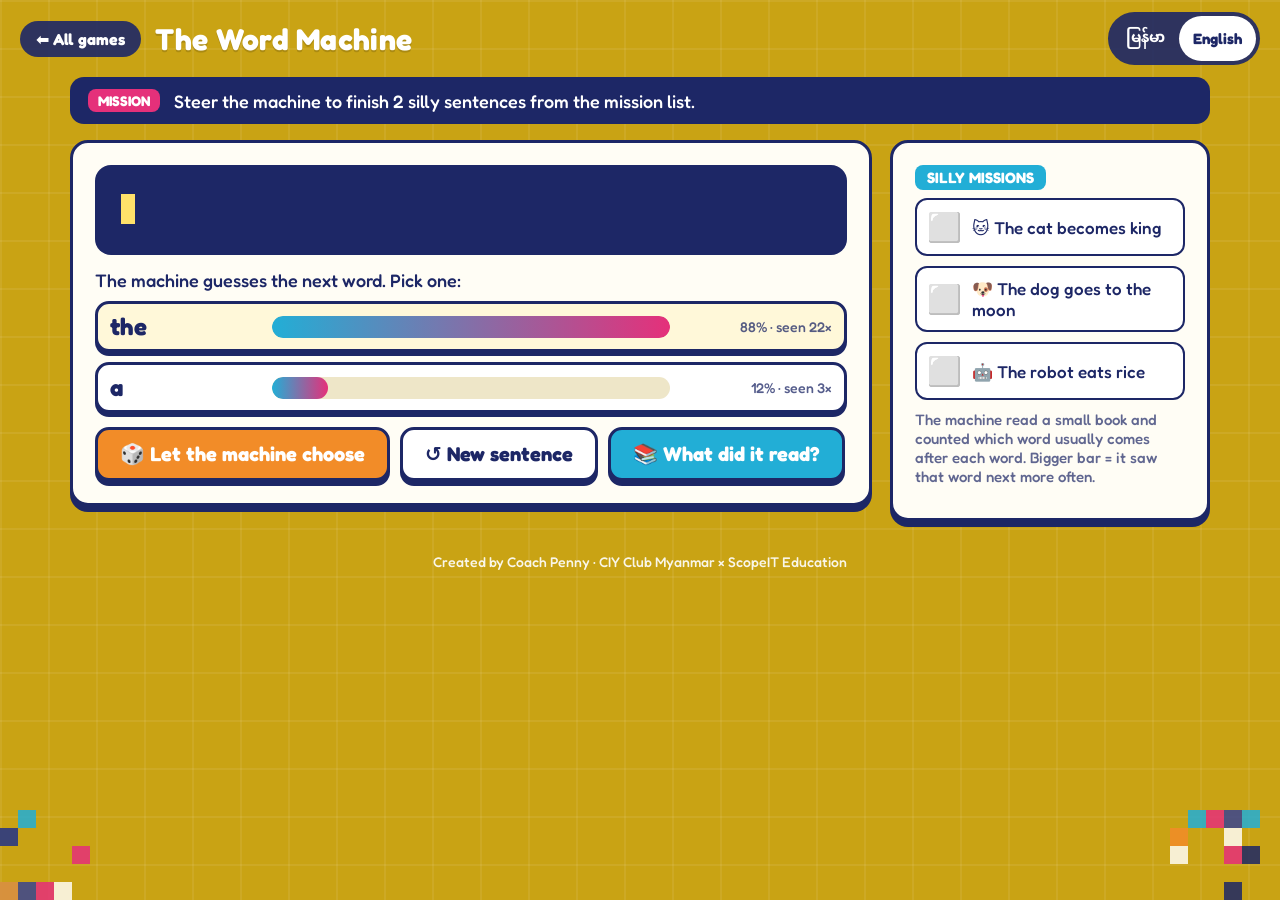
<file: word-machine.html>
<!doctype html>
<html lang="my">
<head>
<meta charset="utf-8">
<meta name="viewport" content="width=device-width,initial-scale=1">
<title>The Word Machine</title>
<link rel="stylesheet" href="assets/common.css">
<style>
  .layout{display:grid;grid-template-columns:1fr 320px;gap:18px;align-items:start}
  @media (max-width:900px){.layout{grid-template-columns:1fr}}
  .sentence{background:var(--ink);color:#fff;border-radius:16px;padding:18px 20px;font-size:30px;min-height:90px;line-height:1.5;margin-bottom:14px}
  .sentence .w{display:inline-block;animation:pop .25s}
  .sentence .cur{display:inline-block;width:14px;height:30px;background:#FFE16A;vertical-align:middle;margin-left:6px;animation:blink 1s infinite}
  @keyframes blink{50%{opacity:0}}
  .ask{font-size:18px;margin:6px 0 10px}
  .choices{display:flex;flex-direction:column;gap:10px}
  .choice{display:grid;grid-template-columns:150px 1fr 150px;align-items:center;gap:12px;border:3px solid var(--ink);border-radius:14px;background:#fff;
    padding:8px 12px;cursor:pointer;font-family:inherit;color:var(--ink);text-align:left;box-shadow:0 4px 0 var(--ink)}
  .choice:active{transform:translateY(3px);box-shadow:0 1px 0 var(--ink)}
  .choice .word{font-size:24px;font-weight:700}
  .choice .bar{height:22px;background:#EEE6C8;border-radius:999px;overflow:hidden}
  .choice .bar i{display:block;height:100%;background:linear-gradient(90deg,var(--cyan),var(--pink));border-radius:999px;transition:width .4s}
  .choice .cnt{font-size:14px;text-align:right;opacity:.75}
  .choice.top{background:#FFF8D9}
  .tools{display:flex;gap:10px;flex-wrap:wrap;margin-top:14px}
  .ms{display:flex;gap:10px;align-items:center;border:2px solid var(--ink);border-radius:12px;padding:10px;margin-bottom:10px;background:#fff;font-size:17px}
  .ms .box{font-size:28px}
  .ms.done{background:#E6F8EE;border-color:var(--green)}
  .book{position:fixed;inset:0;background:rgba(29,39,102,.8);display:none;align-items:center;justify-content:center;z-index:40;padding:20px}
  .book.show{display:flex}
  .book .card{background:var(--paper);border:4px solid var(--ink);border-radius:20px;max-width:640px;width:100%;max-height:80vh;overflow:auto;padding:22px}
  .book li{font-size:18px;margin:4px 0}
  .done-line{background:#E6F8EE;border:2px solid var(--green);border-radius:12px;padding:10px 14px;font-size:18px;margin-top:12px}
</style>
</head>
<body>
<div class="wrap">
  <div class="mission"><span class="tag" data-t="mission"></span><span data-t="missionText"></span></div>
  <div class="layout">
    <div class="panel">
      <div class="sentence" id="sentence"></div>
      <div class="ask" data-t="askNext"></div>
      <div class="choices" id="choices"></div>
      <div id="doneLine"></div>
      <div class="tools">
        <button class="btn orange" id="auto" data-t="auto"></button>
        <button class="btn" id="restart" data-t="restart"></button>
        <button class="btn cyan" id="openBook" data-t="bookBtn"></button>
      </div>
    </div>
    <div class="panel">
      <span class="step-label" data-t="msLabel"></span>
      <div id="missions"></div>
      <p class="muted" style="font-size:15px" data-t="howItWorks"></p>
    </div>
  </div>
</div>

<div class="book" id="book"><div class="card">
  <h2 data-t="bookTitle"></h2>
  <p data-t="bookSub"></p>
  <ol id="bookList"></ol>
  <button class="btn pink" id="closeBook">✕</button>
</div></div>

<script src="assets/common.js"></script>
<script>
const T = {
  title: { en: "The Word Machine", my: "စကားလုံး စက်" },
  missionText: { en: "Steer the machine to finish 2 silly sentences from the mission list.",
                 my: "စက်ကို လမ်းကြောင်းပြပြီး မစ်ရှင်စာရင်းထဲက ဝါကျရယ်ရယ်လေး ၂ ကြောင်း ပြီးအောင် ရေးပါ။" },
  askNext: { en: "The machine guesses the next word. Pick one:", my: "စက်က နောက်စကားလုံးကို ခန့်မှန်းတယ်။ တစ်ခု ရွေးပါ:" },
  auto: { en: "🎲 Let the machine choose", my: "🎲 စက်ကို ရွေးခိုင်းမယ်" },
  restart: { en: "↺ New sentence", my: "↺ ဝါကျအသစ်" },
  bookBtn: { en: "📚 What did it read?", my: "📚 ဘာတွေ ဖတ်ခဲ့လဲ?" },
  msLabel: { en: "SILLY MISSIONS", my: "ရယ်စရာ မစ်ရှင်များ" },
  howItWorks: { en: "The machine read a small book and counted which word usually comes after each word. Bigger bar = it saw that word next more often.",
                my: "စက်က စာအုပ်လေးတစ်အုပ် ဖတ်ပြီး စကားလုံးတစ်လုံးနောက်မှာ ဘယ်စကားလုံး များများလာလဲ ရေတွက်ထားတယ်။ ဘားရှည်လေ၊ အဲဒီစကားလုံး နောက်မှာ မြင်ဖူးတာ များလေပါ။" },
  bookTitle: { en: "📚 The machine's whole book", my: "📚 စက်ရဲ့ စာအုပ်တစ်အုပ်လုံး" },
  bookSub: { en: "This is everything it learned from. Real AI reads billions of sentences, but the idea is the same: count, then guess.",
             my: "ဒါ သူသင်ယူခဲ့သမျှ အားလုံးပါ။ AI အစစ်တွေက ဝါကျ သန်းပေါင်းများစွာ ဖတ်တယ်၊ ဒါပေမဲ့ အိုင်ဒီယာက အတူတူပဲ: ရေတွက်ပြီး ခန့်မှန်းတယ်။" }
};

const BOOK = {
  en: `the cat sat on the mat .
the cat ate a fish .
the cat became the king .
the king wore a big crown .
the king ate rice with the robot .
the dog ran to the park .
the dog jumped over the moon .
the moon is big and bright .
the robot ate rice .
the robot can sing a song .
a fish swam in the river .
a big dog sat in the park .
the girl saw the moon .
the boy ate rice and fish .
the girl gave the cat a fish .
the king was very happy .
the robot was very happy .
the cat was very sleepy .
the boy and the girl ran to the river .
the dog can sing .
the moon was very happy .
a robot became a king .
the boy saw a big robot .
the girl can fly to the moon .
the cat can fly .`,
  my: `ကြောင် က ဖျာ ပေါ် မှာ ထိုင် တယ် ။
ကြောင် က ငါး စား တယ် ။
ကြောင် က ဘုရင် ဖြစ် သွား တယ် ။
ဘုရင် က သရဖူ ကြီး ဆောင်း တယ် ။
ဘုရင် က စက်ရုပ် နဲ့ ထမင်း စား တယ် ။
ခွေး က ပန်းခြံ ကို ပြေး တယ် ။
ခွေး က လ ပေါ် ကို ခုန် တယ် ။
လ က ကြီး ပြီး လင်း တယ် ။
စက်ရုပ် က ထမင်း စား တယ် ။
စက်ရုပ် က သီချင်း ဆို တယ် ။
ငါး က မြစ် ထဲ မှာ ကူး တယ် ။
ခွေး ကြီး က ပန်းခြံ ထဲ မှာ ထိုင် တယ် ။
ကောင်မလေး က လ ကို မြင် တယ် ။
ကောင်လေး က ထမင်း နဲ့ ငါး စား တယ် ။
ဘုရင် က အရမ်း ပျော် တယ် ။
စက်ရုပ် က အရမ်း ပျော် တယ် ။
ကြောင် က အရမ်း အိပ်ချင် တယ် ။
ကောင်လေး နဲ့ ကောင်မလေး က မြစ် ကို ပြေး တယ် ။
ခွေး က သီချင်း ဆို တယ် ။
လ က အရမ်း ပျော် တယ် ။
စက်ရုပ် က ဘုရင် ဖြစ် သွား တယ် ။
ကောင်လေး က စက်ရုပ် ကြီး ကို မြင် တယ် ။
ကောင်မလေး က လ ပေါ် ကို ပျံ တယ် ။
ကြောင် က ပျံ တယ် ။`
};
const END = { en: ".", my: "။" };

const MISSIONS = [
  { words: { en: ["cat", "king"], my: ["ကြောင်", "ဘုရင်"] }, text: { en: "🐱 The cat becomes king", my: "🐱 ကြောင်က ဘုရင်ဖြစ်သွားတယ်" } },
  { words: { en: ["dog", "moon"], my: ["ခွေး", "လ"] }, text: { en: "🐶 The dog goes to the moon", my: "🐶 ခွေးက လပေါ် ရောက်သွားတယ်" } },
  { words: { en: ["robot", "rice"], my: ["စက်ရုပ်", "ထမင်း"] }, text: { en: "🤖 The robot eats rice", my: "🤖 စက်ရုပ်က ထမင်းစားတယ်" } }
];
const NEED = 2;

let model, words = [], done = new Set();

function buildModel() {
  const next = {}; const START = "<s>";
  BOOK[LANG].trim().split("\n").forEach(line => {
    const toks = [START, ...line.trim().split(/\s+/)];
    for (let i = 0; i < toks.length - 1; i++) {
      next[toks[i]] = next[toks[i]] || {};
      next[toks[i]][toks[i + 1]] = (next[toks[i]][toks[i + 1]] || 0) + 1;
    }
  });
  return next;
}
function options() {
  const last = words.length ? words[words.length - 1] : "<s>";
  const counts = model[last] || {};
  const total = Object.values(counts).reduce((a, b) => a + b, 0);
  return Object.entries(counts).map(([w, c]) => ({ w, c, p: c / total })).sort((a, b) => b.c - a.c).slice(0, 6);
}
function joinWords(ws) {
  return LANG === "my" ? ws.join("") : ws.join(" ").replace(" .", ".");
}

function draw() {
  const s = document.getElementById("sentence");
  const finished = words.length && words[words.length - 1] === END[LANG];
  s.innerHTML = words.map((w, i) => `<span class="${i === words.length - 1 ? "w" : ""}">${LANG === "my" ? w : w + " "}</span>`).join("") + (finished ? "" : '<span class="cur"></span>');
  const box = document.getElementById("choices");
  box.innerHTML = "";
  if (finished) return;
  const opts = options();
  const maxP = opts.length ? opts[0].p : 1;
  opts.forEach((o, i) => {
    const b = document.createElement("button");
    b.className = "choice" + (i === 0 ? " top" : "");
    const label = o.w === END[LANG] ? L({ en: "(end) .", my: "(ဆုံး) ။" }) : o.w;
    b.innerHTML = `<span class="word">${label}</span><span class="bar"><i style="width:${Math.round(o.p / maxP * 100)}%"></i></span>
      <span class="cnt">${Math.round(o.p * 100)}% · ${L({ en: `seen ${o.c}×`, my: `${o.c} ကြိမ် မြင်ဖူး` })}</span>`;
    b.onclick = () => add(o.w);
    box.appendChild(b);
  });
  document.getElementById("auto").disabled = finished;
}
function drawMissions() {
  document.getElementById("missions").innerHTML = MISSIONS.map((m, i) =>
    `<div class="ms ${done.has(i) ? "done" : ""}"><span class="box">${done.has(i) ? "✅" : "⬜"}</span><span>${L(m.text)}</span></div>`).join("");
}

function add(w) {
  words.push(w);
  if (words.length > 18 && w !== END[LANG]) words.push(END[LANG]);
  draw();
  if (words[words.length - 1] === END[LANG]) finish();
}
function finish() {
  const line = document.getElementById("doneLine");
  let hit = -1;
  MISSIONS.forEach((m, i) => {
    if (!done.has(i) && m.words[LANG].every(x => words.includes(x))) { done.add(i); hit = i; }
  });
  drawMissions();
  line.innerHTML = `<div class="done-line">${hit >= 0
    ? L({ en: "⭐ Mission sentence done!", my: "⭐ မစ်ရှင် ဝါကျ ပြီးပြီ!" })
    : L({ en: "Funny sentence! Press “New sentence” and try a mission.", my: "ရယ်စရာ ဝါကျပဲ! “ဝါကျအသစ်” နှိပ်ပြီး မစ်ရှင်တစ်ခု စမ်းကြည့်ပါ။" })}</div>`;
  document.getElementById("auto").disabled = true;
  if (done.size >= NEED) setTimeout(() => showWin("word", {
    en: "AI that writes text doesn't understand stories like you do. It counts which words usually come next, then picks one. That's why it can write smart sentences and silly ones too.",
    my: "စာရေးတဲ့ AI က ပုံပြင်ကို သင့်လို နားမလည်ဘူး။ ဘယ်စကားလုံး များသောအားဖြင့် နောက်လာလဲ ရေတွက်ပြီး တစ်ခု ရွေးတာ။ ဒါကြောင့် ဝါကျကောင်းတွေရော ရယ်စရာ ဝါကျတွေရော ရေးနိုင်တာပါ။"
  }, "🔤"), 1200);
}
function restart() {
  words = [];
  document.getElementById("doneLine").innerHTML = "";
  document.getElementById("auto").disabled = false;
  draw();
}

document.getElementById("auto").onclick = () => {
  const opts = options(); let r = Math.random(), acc = 0;
  for (const o of opts) { acc += o.p; if (r <= acc) return add(o.w); }
  add(opts[0].w);
};
document.getElementById("restart").onclick = restart;
document.getElementById("openBook").onclick = () => {
  document.getElementById("bookList").innerHTML = BOOK[LANG].trim().split("\n").map(l => `<li>${joinWords(l.trim().split(/\s+/))}</li>`).join("");
  document.getElementById("book").classList.add("show");
};
document.getElementById("closeBook").onclick = () => document.getElementById("book").classList.remove("show");

function init() { model = buildModel(); drawMissions(); restart(); }
buildTopbar(T, "title", init);
init();
</script>
</body>
</html>
</file>
<file: assets/common.css>
@font-face{font-family:"Fredoka";src:url(fonts/fredoka-latin-500-normal.woff2) format("woff2");font-weight:500;font-display:swap}
@font-face{font-family:"Fredoka";src:url(fonts/fredoka-latin-700-normal.woff2) format("woff2");font-weight:700;font-display:swap}
@font-face{font-family:"NotoMM";src:url(fonts/noto-sans-myanmar-myanmar-400-normal.woff2) format("woff2");font-weight:400;font-display:swap}
@font-face{font-family:"NotoMM";src:url(fonts/noto-sans-myanmar-myanmar-700-normal.woff2) format("woff2");font-weight:700;font-display:swap}

:root{
  --mustard:#C9A314;
  --mustard-deep:#A8870C;
  --ink:#1D2766;
  --ink-soft:#3A4590;
  --pink:#E5307A;
  --cyan:#22AED6;
  --green:#3BB273;
  --orange:#F28C28;
  --red:#E04343;
  --paper:#FFFDF5;
  --cream:#FFF3C4;
  --line:#1D2766;
  --radius:18px;
  --font:"Fredoka","NotoMM","Pyidaungsu","Myanmar Text","Noto Sans Myanmar","Padauk",system-ui,sans-serif;
}
*{box-sizing:border-box}
html,body{margin:0;height:100%}
body{
  font-family:var(--font);font-weight:500;color:var(--ink);
  background:var(--mustard);
  background-image:
    linear-gradient(rgba(255,255,255,.07) 2px,transparent 2px),
    linear-gradient(90deg,rgba(255,255,255,.07) 2px,transparent 2px);
  background-size:48px 48px;
  min-height:100vh;
  -webkit-font-smoothing:antialiased;
}
body[data-lang="my"]{line-height:1.75}
button{font-family:inherit}

/* ---------- top bar ---------- */
.topbar{display:flex;align-items:center;gap:14px;padding:12px 20px;color:#fff}
.topbar .home{display:inline-flex;align-items:center;gap:8px;background:rgba(29,39,102,.9);color:#fff;text-decoration:none;
  padding:8px 16px;border-radius:999px;font-weight:700;font-size:16px}
.topbar .home:hover{background:var(--ink)}
.topbar h1{margin:0;font-size:clamp(20px,2.6vw,30px);font-weight:700;letter-spacing:.3px;text-shadow:0 2px 0 rgba(0,0,0,.15);flex:1}
.lang{display:inline-flex;background:rgba(29,39,102,.9);border-radius:999px;padding:4px}
.lang button{border:0;background:transparent;color:#fff;font-weight:700;font-size:15px;padding:6px 14px;border-radius:999px;cursor:pointer}
.lang button.on{background:#fff;color:var(--ink)}

/* ---------- layout ---------- */
.wrap{max-width:1180px;margin:0 auto;padding:0 20px 28px}
.panel{background:var(--paper);border:3px solid var(--line);border-radius:var(--radius);box-shadow:0 6px 0 var(--ink);padding:22px}
.mission{display:flex;gap:14px;align-items:center;background:var(--ink);color:#fff;border-radius:14px;padding:12px 18px;margin-bottom:16px;font-size:18px}
.mission .tag{background:var(--pink);border-radius:8px;padding:3px 10px;font-weight:700;font-size:14px;white-space:nowrap}
.step-label{display:inline-block;background:var(--cyan);color:#fff;font-weight:700;border-radius:8px;padding:3px 12px;font-size:15px;margin-bottom:8px}
h2{margin:0 0 8px;font-size:26px}
p{margin:0 0 10px;font-size:18px}

/* ---------- buttons ---------- */
.btn{display:inline-flex;align-items:center;justify-content:center;gap:8px;border:3px solid var(--line);border-radius:14px;
  background:#fff;color:var(--ink);font-size:20px;font-weight:700;padding:12px 22px;cursor:pointer;
  box-shadow:0 5px 0 var(--ink);transition:transform .06s, box-shadow .06s}
.btn:active{transform:translateY(4px);box-shadow:0 1px 0 var(--ink)}
.btn:disabled{opacity:.45;cursor:not-allowed;transform:none;box-shadow:0 5px 0 var(--ink)}
.btn.pink{background:var(--pink);color:#fff}
.btn.cyan{background:var(--cyan);color:#fff}
.btn.green{background:var(--green);color:#fff}
.btn.orange{background:var(--orange);color:#fff}
.btn.ink{background:var(--ink);color:#fff;border-color:var(--ink)}
.btn.big{font-size:24px;padding:16px 30px}
.btn.small{font-size:16px;padding:8px 14px;box-shadow:0 3px 0 var(--ink)}

/* ---------- pixel decoration ---------- */
.pixels{position:fixed;pointer-events:none;z-index:0}
.pixels i{position:absolute;width:18px;height:18px}
.wrap,.topbar{position:relative;z-index:1}

/* ---------- win overlay ---------- */
.win{position:fixed;inset:0;background:rgba(29,39,102,.82);display:none;align-items:center;justify-content:center;z-index:50;padding:20px}
.win.show{display:flex}
.win .card{background:var(--paper);border:4px solid var(--ink);border-radius:24px;box-shadow:0 10px 0 var(--pink);max-width:560px;width:100%;
  text-align:center;padding:30px 26px;animation:pop .35s ease-out}
.win .card .big-emoji{font-size:64px;line-height:1}
.win h2{font-size:32px;margin:8px 0}
.win .learned{background:var(--cream);border-radius:12px;padding:12px 14px;font-size:18px;margin:12px 0 16px;text-align:left}
.win .codebox{background:var(--ink);color:#fff;border-radius:14px;padding:12px;margin:0 0 18px}
.win .codebox small{display:block;font-size:15px;opacity:.85}
.win .codebox b{display:block;font-size:44px;letter-spacing:4px;color:#FFE16A}
@keyframes pop{from{transform:scale(.7);opacity:0}to{transform:scale(1);opacity:1}}

.confetti{position:fixed;top:-20px;width:12px;height:12px;z-index:60;pointer-events:none;animation:fall linear forwards}
@keyframes fall{to{transform:translateY(110vh) rotate(720deg)}}

.hidden{display:none !important}
.center{text-align:center}
.row{display:flex;gap:12px;flex-wrap:wrap;align-items:center}
.muted{opacity:.7}

.promo-line{background:var(--cream);border:2px dashed var(--pink);border-radius:12px;padding:10px 12px;font-size:17px;margin:0 0 16px}
.promo-line small{display:block;font-size:14px;opacity:.75;margin-top:4px}
.credit{position:relative;z-index:1;text-align:center;color:#fff;font-size:14px;opacity:.9;padding:4px 0 16px}

/* Think question before the secret code */
.win .card.think{text-align:center}
.thinksub{margin:0 0 10px;font-size:17px;opacity:.8}
.thinkq{font-size:24px;font-weight:700;margin:6px 0 16px;line-height:1.3}
.thinkopts{display:flex;flex-direction:column;gap:10px}
.thinkopt{font:inherit;font-size:20px;line-height:1.3;padding:14px 16px;border:3px solid var(--ink);border-radius:14px;background:#fff;cursor:pointer;color:var(--ink)}
.thinkopt:hover{background:var(--cream)}
.thinkopt.wrong{background:#FDEDED;border-style:dashed;opacity:.6;cursor:default}
.thinkhint{min-height:20px;margin-top:14px;font-size:17px;line-height:1.4;text-align:left}
</file>
